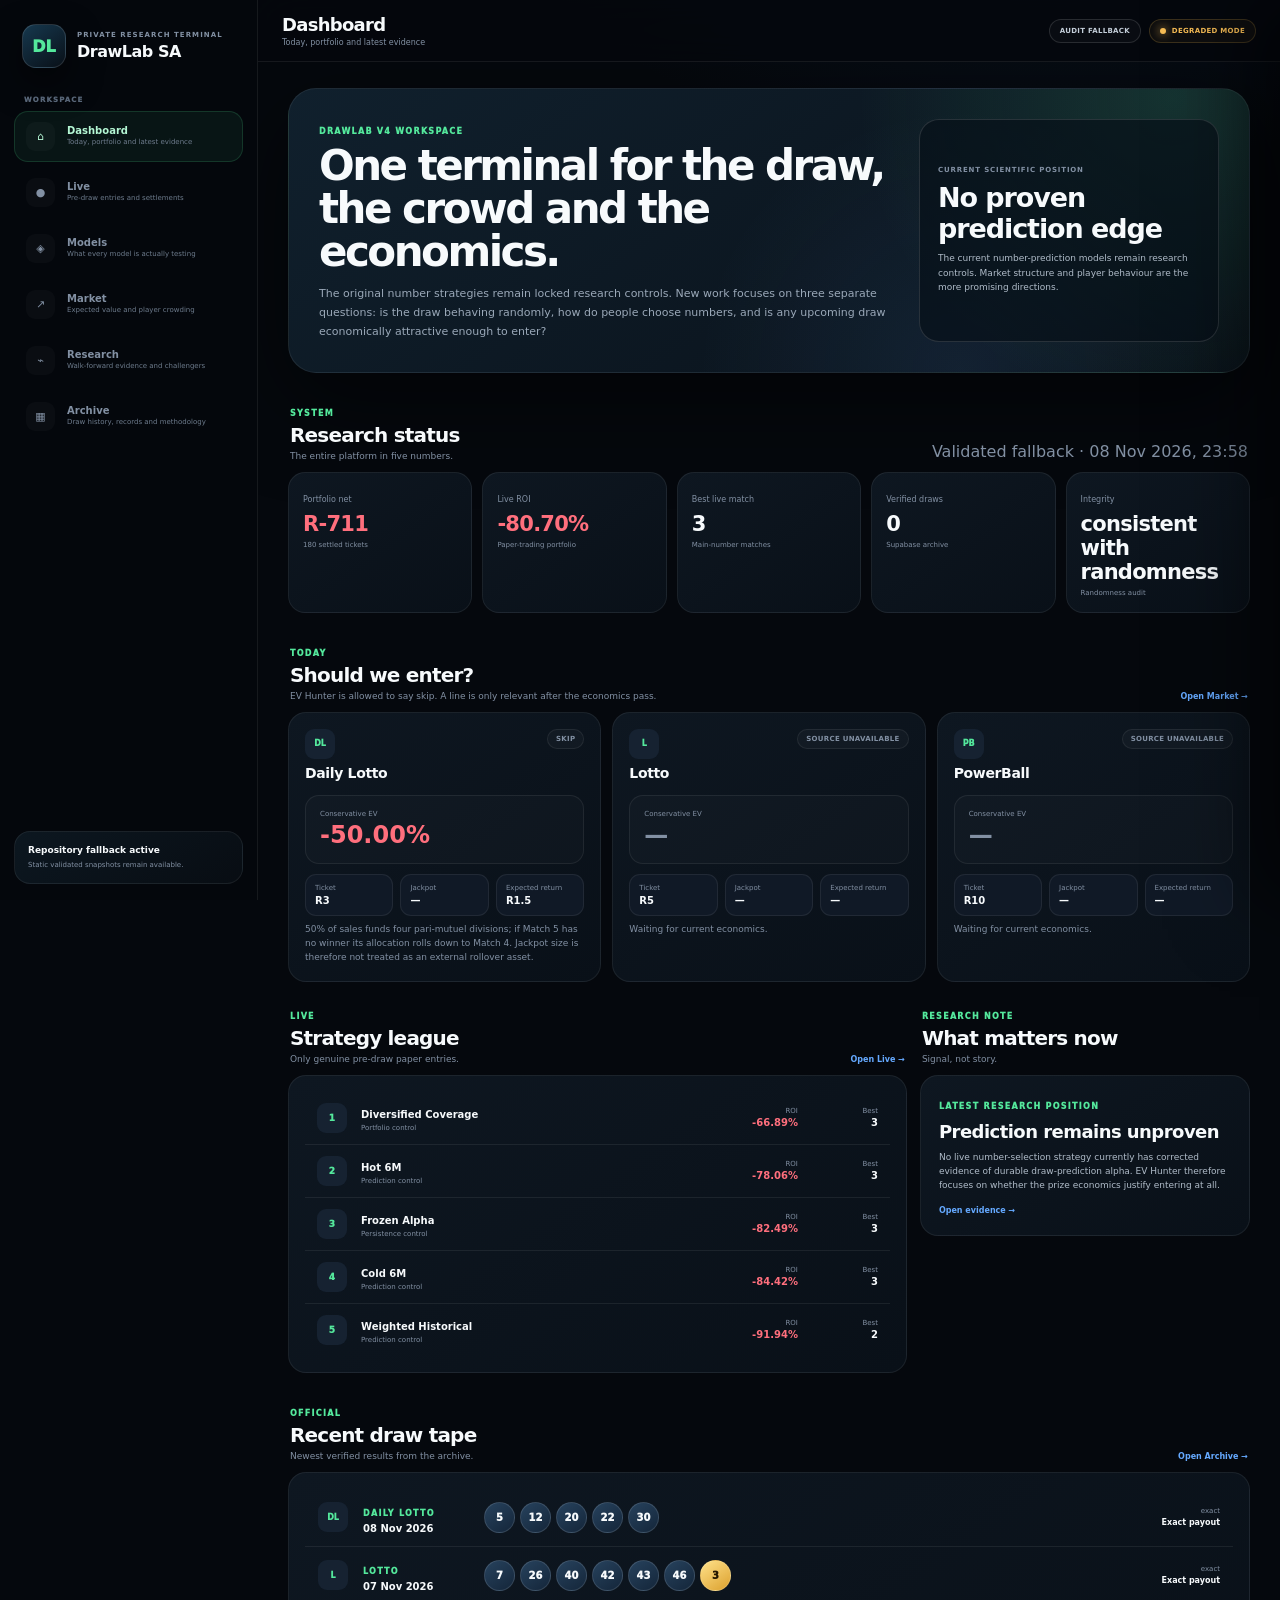
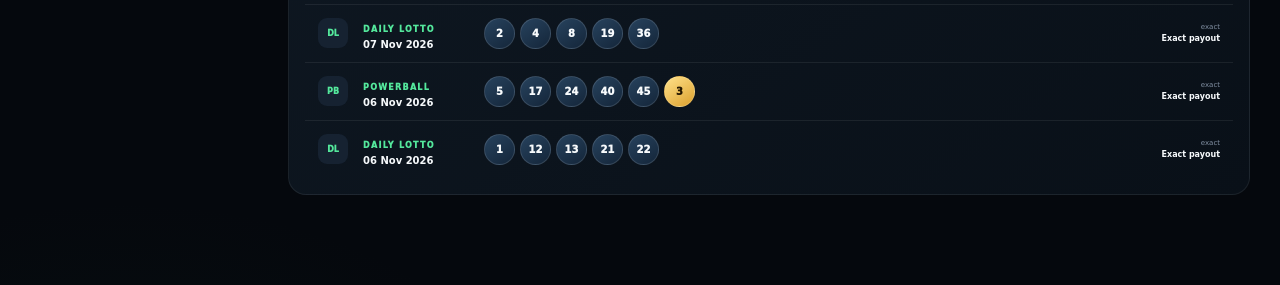
<file: drawlab-sa/index.html>
<!doctype html>
<html lang="en">
<head>
  <meta charset="utf-8">
  <meta name="viewport" content="width=device-width,initial-scale=1,viewport-fit=cover">
  <meta name="theme-color" content="#05080d">
  <meta name="description" content="DrawLab SA — private lottery research platform.">
  <meta name="apple-mobile-web-app-capable" content="yes">
  <meta name="apple-mobile-web-app-status-bar-style" content="black-translucent">
  <title>DrawLab SA — Research Terminal</title>
  <link rel="manifest" href="manifest.webmanifest">
  <link rel="icon" href="v3/icon.svg" type="image/svg+xml">
  <link rel="stylesheet" href="v3/styles-v4.css">
</head>
<body>
<div class="shell">
  <aside class="rail">
    <div class="brand">
      <div class="brand-mark">DL</div>
      <div><span>PRIVATE RESEARCH TERMINAL</span><strong>DrawLab SA</strong></div>
    </div>
    <div class="nav-label">WORKSPACE</div>
    <nav class="side-nav" id="sideNav" aria-label="Primary navigation"></nav>
    <div class="rail-status" id="railStatus"><b>Loading research system…</b><span>Checking database and audit snapshots.</span></div>
  </aside>

  <div class="main">
    <header class="topbar">
      <div><h1 id="pageTitle">Dashboard</h1><p id="pageSub">Today, portfolio and latest evidence</p></div>
      <div class="top-actions"><span class="source-chip" id="sourceChip">SYNCING</span><span class="health" id="healthChip"><i></i>CHECKING</span></div>
    </header>

    <main class="content">
      <section class="view active" id="dashboard">
        <div class="page-hero">
          <div><span class="eyebrow">DrawLab v4 workspace</span><h2>One terminal for the draw, the crowd and the economics.</h2><p>The original number strategies remain locked research controls. New work focuses on three separate questions: is the draw behaving randomly, how do people choose numbers, and is any upcoming draw economically attractive enough to enter?</p></div>
          <div class="hero-verdict"><span>CURRENT SCIENTIFIC POSITION</span><strong id="heroVerdict">Loading evidence…</strong><p id="heroCopy">Building the latest research view.</p></div>
        </div>

        <div class="section-head"><div><span class="eyebrow">SYSTEM</span><h2>Research status</h2><p>The entire platform in five numbers.</p></div><span id="updated" class="muted"></span></div>
        <div class="metrics" id="dashboardMetrics"></div>

        <div class="section-head"><div><span class="eyebrow">TODAY</span><h2>Should we enter?</h2><p>EV Hunter is allowed to say skip. A line is only relevant after the economics pass.</p></div><button class="text-btn" data-goto="market">Open Market →</button></div>
        <div class="grid-3" id="todayDecisions"></div>

        <div class="grid-2">
          <section>
            <div class="section-head compact"><div><span class="eyebrow">LIVE</span><h2>Strategy league</h2><p>Only genuine pre-draw paper entries.</p></div><button class="text-btn" data-goto="live">Open Live →</button></div>
            <div class="panel" id="dashboardLeague"></div>
          </section>
          <aside>
            <div class="section-head compact"><div><span class="eyebrow">RESEARCH NOTE</span><h2>What matters now</h2><p>Signal, not story.</p></div></div>
            <div class="panel insight" id="dashboardInsight"></div>
          </aside>
        </div>

        <div class="section-head"><div><span class="eyebrow">OFFICIAL</span><h2>Recent draw tape</h2><p>Newest verified results from the archive.</p></div><button class="text-btn" data-goto="archive">Open Archive →</button></div>
        <div class="panel" id="dashboardResults"></div>
      </section>

      <section class="view" id="live">
        <div class="page-hero">
          <div><span class="eyebrow">Forward-only ledger</span><h2>What DrawLab actually entered.</h2><p>No historical simulation appears here. These tickets were created before draw close, locked, then settled against official results.</p></div>
          <div class="hero-verdict"><span>PENDING NOW</span><strong id="pendingCount">0</strong><p>Open live research tickets awaiting settlement.</p></div>
        </div>

        <div class="section-head"><div><span class="eyebrow">OPEN</span><h2>Current entries</h2><p>Numbers, cost, strategy and draw date.</p></div></div>
        <div class="panel" id="pendingList"></div>

        <div class="section-head"><div><span class="eyebrow">CONTROL</span><h2>Frozen Alpha</h2><p>The permanent “never change the numbers” experiment.</p></div></div>
        <div class="cards-3" id="frozenGrid"></div>

        <div class="section-head"><div><span class="eyebrow">PERFORMANCE</span><h2>Live league ledger</h2><p>Paper spend, exact settlements and cumulative ROI.</p></div></div>
        <div class="panel table"><div id="liveLeague"></div></div>
      </section>

      <section class="view" id="models">
        <div class="page-hero">
          <div><span class="eyebrow">Model registry</span><h2>Know what every model is actually trying to do.</h2><p>Prediction, portfolio construction, player behaviour and expected value are different problems. DrawLab keeps them separate so a good result in one layer never gets misrepresented as evidence in another.</p></div>
          <div class="hero-verdict"><span>GOVERNANCE</span><strong>Versioned & immutable</strong><p>A formula change creates a new version. Old predictions and results are never rewritten.</p></div>
        </div>

        <div class="section-head"><div><span class="eyebrow">LIVE CONTROLS</span><h2>The original five</h2><p>Long-running evidence, not promises.</p></div></div>
        <div class="cards-2" id="liveModelGrid"></div>

        <div class="section-head"><div><span class="eyebrow">CHALLENGERS</span><h2>Models trying to earn promotion</h2><p>Selected on earlier data, judged on untouched data, then frozen prospectively.</p></div></div>
        <div class="cards-3" id="challengerGrid"></div>

        <div class="section-head"><div><span class="eyebrow">ARCHITECTURE</span><h2>Four model roles</h2><p>The clean separation that keeps DrawLab scientifically useful.</p></div></div>
        <div class="panel methods" id="modelArchitecture"></div>
      </section>

      <section class="view" id="market">
        <div class="page-hero">
          <div><span class="eyebrow">Market / expected value</span><h2>The main question is no longer “what numbers?”</h2><p>First ask whether the draw is worth entering at all. Only then use player-choice research to reduce expected prize sharing. Equal-probability lines remain equal-probability lines.</p></div>
          <div class="hero-verdict"><span>ENTRY RULE</span><strong>Economics first</strong><p>A low-sharing combination can improve value conditional on winning, but it cannot rescue a negative-EV draw.</p></div>
        </div>

        <div class="section-head"><div><span class="eyebrow">EV HUNTER v2</span><h2>Current market screen</h2><p>Structural prize mechanics, demand and collision risk.</p></div></div>
        <div class="cards-3" id="marketCards"></div>

        <div class="section-head"><div><span class="eyebrow">PLAYER BEHAVIOUR</span><h2>Crowd Model v1</h2><p>Empirical South African winner-count research, not “lucky number” folklore.</p></div></div>
        <div class="cards-3" id="crowdGrid"></div>

        <div class="grid-2">
          <section><div class="section-head compact"><div><span class="eyebrow">PROSPECTIVE</span><h2>EV shadow portfolio</h2><p>Only qualifying draws generate entries.</p></div></div><div class="panel" id="marketShadow"></div></section>
          <aside><div class="section-head compact"><div><span class="eyebrow">METHOD</span><h2>How the gate works</h2><p>Why “skip” is often the correct answer.</p></div></div><div class="panel" id="evMethod"></div></aside>
        </div>
      </section>

      <section class="view" id="research">
        <div class="page-hero">
          <div><span class="eyebrow">Evidence lab</span><h2>Try hard to disprove ourselves.</h2><p>Walk-forward simulation, multiple-testing correction, rule-era boundaries and prospectively frozen challengers matter more than finding an attractive backtest.</p></div>
          <div class="hero-verdict"><span>NULL HYPOTHESIS</span><strong>Random & independent</strong><p>Historical structure only earns attention if it survives out-of-sample testing and correction.</p></div>
        </div>

        <div class="section-head"><div><span class="eyebrow">DRAW INTEGRITY</span><h2>Does the archive look random?</h2><p>Frequency, pairs and serial-overlap diagnostics with multiple-testing correction.</p></div></div>
        <div class="cards-3" id="integrityGrid"></div>

        <div class="section-head"><div><span class="eyebrow">RETROSPECTIVE</span><h2>If DrawLab existed a year earlier</h2><p>Strict walk-forward replay: generate first, reveal the real draw afterward.</p></div><select id="retroGame"></select></div>
        <div class="panel table"><div id="retroTable"></div><div class="notice"><b>Financial note:</b> match behaviour is the stronger research measure where old payout tables remain incomplete. Historical ROI stays secondary until exact payout enrichment is complete.</div></div>

        <div class="section-head"><div><span class="eyebrow">PERSISTENCE</span><h2>1 · 2 · 4 · 8 · 20 · Never</h2><p>Does refreshing a deterministic line help, or does holding it perform similarly?</p></div><select id="holdGame"></select></div>
        <div class="panel" id="holdMatrix"></div>

        <div class="section-head"><div><span class="eyebrow">QUEUE</span><h2>Experiment queue</h2><p>Ideas stay separate from production until evidence earns a decision.</p></div></div>
        <div class="panel" id="experimentQueue"></div>
      </section>

      <section class="view" id="archive">
        <div class="page-hero">
          <div><span class="eyebrow">Archive / records</span><h2>The factual memory of DrawLab.</h2><p>Verified draw history, rule eras, the Hall of Records and methodology live together here. This is the audit trail behind every chart and conclusion elsewhere in the site.</p></div>
          <div class="hero-verdict"><span>DATA POLICY</span><strong>Withhold bad data</strong><p>Questionable or incompatible rows are excluded rather than silently “fixed” to make a model work.</p></div>
        </div>

        <div class="section-head"><div><span class="eyebrow">DATABASE</span><h2>Validated coverage</h2><p>Total archive and current model-eligible scope.</p></div></div>
        <div class="cards-3" id="historyGrid"></div>

        <div class="archive-grid">
          <section>
            <div class="section-head compact"><div><span class="eyebrow">DRAW TAPE</span><h2>Latest official results</h2><p>Newest verified records.</p></div></div>
            <div class="panel" id="archiveResults"></div>
          </section>
          <aside class="stack">
            <div><div class="section-head compact"><div><span class="eyebrow">HALL OF RECORDS</span><h2>Top live tickets</h2><p>Simulation results excluded.</p></div></div><div class="panel" id="records"></div></div>
          </aside>
        </div>

        <div class="grid-2">
          <section><div class="section-head"><div><span class="eyebrow">RULE ERAS</span><h2>Never mix incompatible lotteries</h2><p>Rule changes are explicit model boundaries.</p></div></div><div class="panel methods" id="ruleEras"></div></section>
          <aside><div class="section-head"><div><span class="eyebrow">METHODOLOGY</span><h2>Research constitution</h2><p>The rules DrawLab applies to itself.</p></div></div><div class="panel methods" id="methodology"></div></aside>
        </div>
      </section>
    </main>
  </div>
</div>

<nav class="mobile-nav" id="mobileNav" aria-label="Mobile navigation"></nav>
<div class="drawer-backdrop" id="drawerBackdrop"></div>
<aside class="drawer" id="drawer" aria-hidden="true"><button class="drawer-close" id="drawerClose" aria-label="Close">×</button><div id="drawerBody"></div></aside>

<script src="v3/app-v4.js" defer></script>
</body>
</html>
</file>
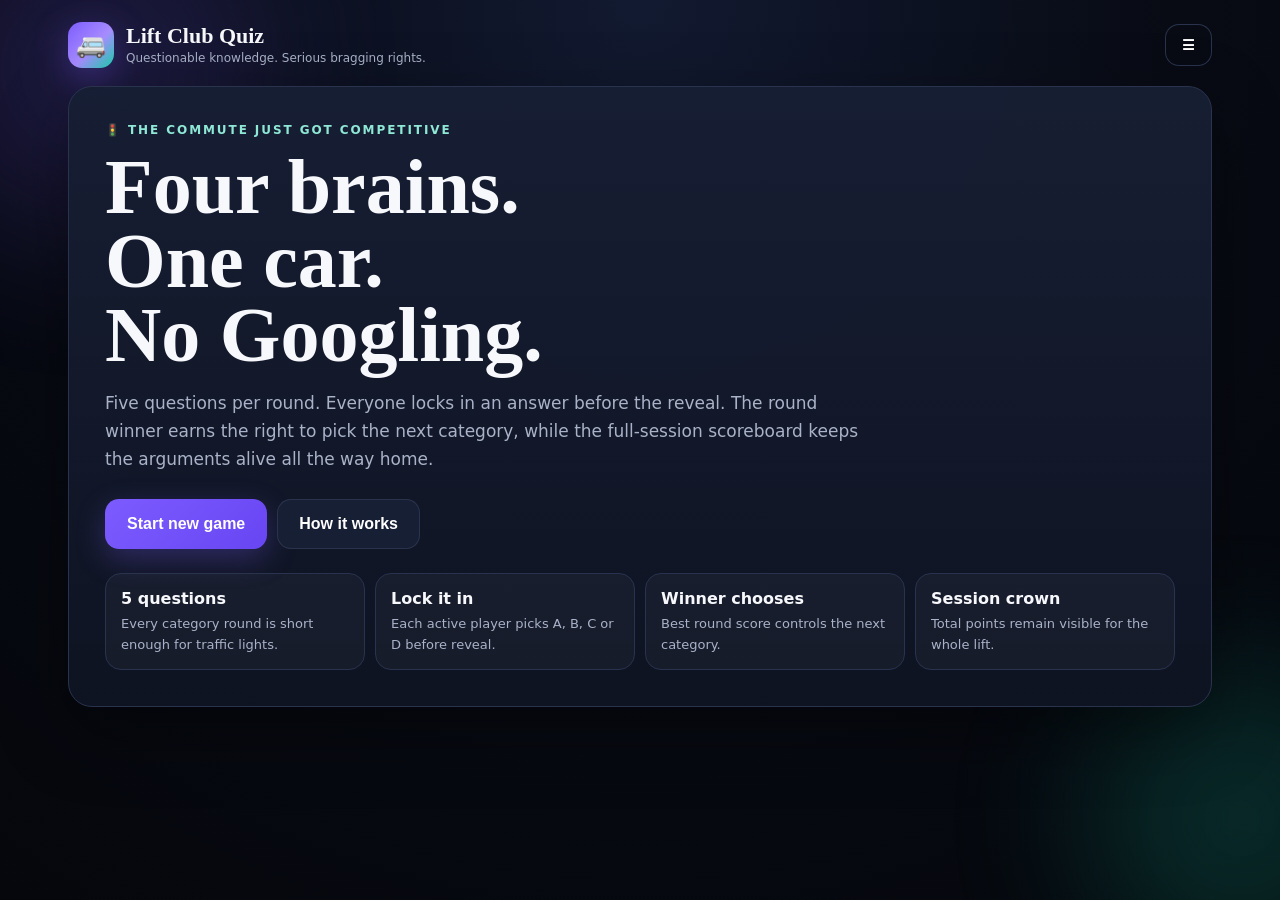
<file: lift-club-quiz/index.html>
<!doctype html>
<html lang="en">
<head>
  <meta charset="utf-8" />
  <meta name="viewport" content="width=device-width, initial-scale=1, viewport-fit=cover" />
  <meta name="theme-color" content="#0b1020" />
  <title>Lift Club Quiz</title>
  <style>
:root{
  --bg:#080b14; --panel:#111729; --panel2:#171f34; --line:#29334d; --text:#f7f8fb;
  --muted:#a9b2c8; --accent:#7c5cff; --accent2:#19d3ae; --gold:#ffcf5a; --red:#ff6b7a;
  --green:#37d67a; --shadow:0 24px 70px rgba(0,0,0,.38); --radius:24px;
}
*{box-sizing:border-box} html,body{margin:0;min-height:100%;background:radial-gradient(circle at top,#121a31 0,#080b14 48%,#05070c 100%);color:var(--text);font-family:Inter,system-ui,sans-serif}
body{min-height:100vh;overflow-x:hidden}.ambient{position:fixed;border-radius:999px;filter:blur(80px);opacity:.18;pointer-events:none}.ambient-a{width:340px;height:340px;background:#7c5cff;top:-100px;left:-80px}.ambient-b{width:300px;height:300px;background:#19d3ae;right:-110px;bottom:-70px}.app-shell{position:relative;z-index:1;width:min(1180px,100%);margin:auto;padding:22px 18px 50px}.topbar{display:flex;justify-content:space-between;gap:16px;align-items:center;margin-bottom:18px}.brand{display:flex;align-items:center;gap:12px}.logo{width:46px;height:46px;border-radius:14px;background:linear-gradient(135deg,var(--accent),#a78cff 55%,var(--accent2));display:grid;place-items:center;font-size:24px;box-shadow:0 10px 35px rgba(124,92,255,.35)}.brand h1{font:800 22px/1 Space Grotesk;margin:0}.brand small{display:block;color:var(--muted);font-size:12px;margin-top:4px}.btn{border:0;border-radius:14px;padding:13px 17px;font-weight:800;font-size:14px;color:white;background:var(--panel2);cursor:pointer;transition:.18s transform,.18s background,.18s opacity;box-shadow:inset 0 0 0 1px var(--line)}.btn:hover{transform:translateY(-1px)}.btn:active{transform:translateY(1px)}.btn.primary{background:linear-gradient(135deg,var(--accent),#6746f3);box-shadow:0 10px 30px rgba(124,92,255,.28)}.btn.good{background:linear-gradient(135deg,#17b890,#0b9271)}.btn.danger{background:#321821;color:#ffabb3}.btn.ghost{background:transparent}.btn.big{padding:16px 22px;font-size:16px}.btn:disabled{opacity:.38;cursor:not-allowed;transform:none}.card{background:linear-gradient(180deg,rgba(23,31,52,.97),rgba(15,20,35,.97));border:1px solid var(--line);border-radius:var(--radius);box-shadow:var(--shadow)}.hero{padding:36px;overflow:hidden;position:relative}.eyebrow{text-transform:uppercase;letter-spacing:.16em;font-size:12px;color:#8fe8d6;font-weight:900}.hero h2{font:900 clamp(36px,7vw,78px)/.95 Space Grotesk;margin:13px 0 16px;max-width:820px}.hero p{color:var(--muted);font-size:17px;line-height:1.65;max-width:760px}.hero-actions{display:flex;flex-wrap:wrap;gap:10px;margin-top:26px}.rules{margin-top:24px;display:grid;grid-template-columns:repeat(4,1fr);gap:10px}.rule{padding:15px;background:rgba(255,255,255,.035);border:1px solid var(--line);border-radius:16px}.rule b{display:block;margin-bottom:5px}.rule span{color:var(--muted);font-size:13px;line-height:1.4}.section-title{font:800 24px Space Grotesk;margin:0 0 5px}.section-sub{color:var(--muted);margin:0 0 20px;line-height:1.5}.player-grid{display:grid;grid-template-columns:repeat(4,1fr);gap:12px}.player-pick{padding:18px;border-radius:18px;background:#131a2e;border:2px solid transparent;cursor:pointer;transition:.2s}.player-pick.active{border-color:var(--accent2);background:#102d2c}.player-pick .avatar{font-size:30px}.player-pick strong{display:block;font-size:17px;margin-top:9px}.player-pick small{color:var(--muted)}.setup{padding:28px}.setup-footer{display:flex;justify-content:space-between;align-items:center;gap:12px;margin-top:22px}.pill{display:inline-flex;align-items:center;gap:7px;padding:7px 10px;border:1px solid var(--line);background:#101626;border-radius:999px;color:var(--muted);font-size:12px;font-weight:800}.score-strip{display:grid;grid-template-columns:repeat(4,minmax(0,1fr));gap:10px;margin-bottom:16px}.score-card{padding:14px 15px;border-radius:17px;background:#11172a;border:1px solid var(--line);min-width:0}.score-card.leading{border-color:#8068ee;background:linear-gradient(180deg,#1b1740,#11172a)}.score-card .name{font-weight:900;white-space:nowrap;overflow:hidden;text-overflow:ellipsis}.score-card .nums{display:flex;align-items:baseline;gap:8px;margin-top:7px}.score-card .total{font:900 26px Space Grotesk}.score-card .round{font-size:12px;color:var(--muted)}.game-layout{display:grid;grid-template-columns:minmax(0,1fr) 310px;gap:16px}.question-card{padding:26px}.q-head{display:flex;justify-content:space-between;gap:12px;align-items:flex-start}.category-chip{display:inline-flex;gap:8px;align-items:center;background:#11182b;border:1px solid var(--line);border-radius:999px;padding:8px 11px;font-weight:900;font-size:12px}.q-count{color:var(--muted);font-weight:800;font-size:13px}.question{font:800 clamp(24px,3.5vw,40px)/1.15 Space Grotesk;margin:25px 0 22px}.answers{display:grid;grid-template-columns:1fr 1fr;gap:11px}.answer{min-height:88px;text-align:left;padding:16px 17px;background:#12192d;border:2px solid #29334d;border-radius:17px;color:white;font-size:15px;font-weight:750;cursor:pointer;display:flex;gap:12px;align-items:center}.answer .letter{width:34px;height:34px;flex:0 0 34px;border-radius:10px;background:#222c49;display:grid;place-items:center;font-weight:900}.answer.correct{border-color:var(--green);background:#123126}.answer.wrong{border-color:#70404a;background:#2d1820}.answer.dim{opacity:.55}.reveal-box{margin-top:18px;padding:18px;border-radius:17px;background:linear-gradient(135deg,#142d29,#151c31);border:1px solid #2f705f}.reveal-box h4{margin:0 0 7px;font-size:17px}.reveal-box p{margin:0;color:#c6d0df;line-height:1.55}.side{padding:18px;height:max-content;position:sticky;top:16px}.side h3{margin:0 0 5px;font:800 18px Space Grotesk}.side .hint{margin:0 0 14px;color:var(--muted);font-size:12px;line-height:1.45}.player-answer{padding:12px;border:1px solid var(--line);border-radius:15px;margin-bottom:9px;background:#0f1526}.pa-head{display:flex;justify-content:space-between;align-items:center;gap:8px;margin-bottom:9px}.pa-head strong{font-size:14px}.locked{font-size:11px;color:#7ff0d8;font-weight:900}.choice-row{display:grid;grid-template-columns:repeat(4,1fr);gap:6px}.choice{height:34px;border:1px solid #39425a;background:#171f34;border-radius:10px;color:#dfe5f2;font-weight:900;cursor:pointer}.choice.selected{background:var(--accent);border-color:#a99aff;color:#fff}.choice:disabled{cursor:default}.side-actions{display:grid;gap:8px;margin-top:13px}.category-grid{display:grid;grid-template-columns:repeat(4,1fr);gap:12px}.cat{min-height:150px;padding:18px;border-radius:19px;background:#12192c;border:1px solid var(--line);cursor:pointer;text-align:left;color:white;transition:.18s transform,.18s border-color}.cat:hover{transform:translateY(-2px);border-color:#6558a7}.cat .emoji{font-size:28px}.cat strong{display:block;font:800 17px Space Grotesk;margin:12px 0 6px}.cat small{color:var(--muted);line-height:1.4}.cat .remaining{display:block;margin-top:12px;color:#87e7d5;font-weight:900;font-size:11px}.cat.exhausted{opacity:.35;cursor:not-allowed}.round-summary{padding:30px}.podium{display:grid;grid-template-columns:repeat(auto-fit,minmax(150px,1fr));gap:11px;margin:20px 0}.pod{padding:18px;background:#12192c;border:1px solid var(--line);border-radius:18px;text-align:center}.pod.winner{border-color:var(--gold);background:#2b2616}.pod .medal{font-size:30px}.pod strong{display:block;margin:6px 0}.pod .pts{font:900 28px Space Grotesk}.statline{display:flex;justify-content:space-between;gap:12px;padding:12px 0;border-bottom:1px solid #273049;color:var(--muted)}.statline b{color:white}.footer-actions{display:flex;flex-wrap:wrap;gap:10px;justify-content:flex-end;margin-top:22px}.modal-wrap{position:fixed;z-index:20;inset:0;background:rgba(3,5,10,.76);backdrop-filter:blur(8px);display:grid;place-items:center;padding:18px}.modal{width:min(620px,100%);padding:24px}.modal h3{font:800 24px Space Grotesk;margin:0 0 8px}.modal p{color:var(--muted);line-height:1.55}.history{max-height:52vh;overflow:auto}.history-row{display:grid;grid-template-columns:1fr auto;gap:10px;padding:11px 0;border-bottom:1px solid var(--line)}.history-row small{color:var(--muted)}.toast{position:fixed;left:50%;bottom:26px;z-index:30;transform:translate(-50%,30px);opacity:0;background:#f7f8fb;color:#10131b;padding:11px 15px;border-radius:999px;font-weight:900;transition:.25s;pointer-events:none}.toast.show{opacity:1;transform:translate(-50%,0)}
@media(max-width:900px){.game-layout{grid-template-columns:1fr}.side{position:static}.category-grid{grid-template-columns:repeat(2,1fr)}.rules{grid-template-columns:repeat(2,1fr)}}
@media(max-width:620px){.app-shell{padding:14px 12px 36px}.hero,.setup,.question-card,.round-summary{padding:20px}.hero h2{font-size:46px}.player-grid{grid-template-columns:1fr 1fr}.score-strip{grid-template-columns:1fr 1fr}.answers{grid-template-columns:1fr}.answer{min-height:68px}.category-grid{grid-template-columns:1fr 1fr}.cat{min-height:132px;padding:15px}.topbar .pill{display:none}.rules{grid-template-columns:1fr}.setup-footer{align-items:stretch;flex-direction:column}.setup-footer .btn{width:100%}}

  </style>
</head>
<body>
  <div class="ambient ambient-a"></div><div class="ambient ambient-b"></div>
  <main id="app" class="app-shell"></main>
  <div id="toast" class="toast" aria-live="polite"></div>
  <script>
const PLAYERS = [
  {id:'rapha', name:'Rapha', emoji:'🧠'},
  {id:'minette', name:'Minette', emoji:'🌊'},
  {id:'xander', name:'Xander', emoji:'⚡'},
  {id:'morne', name:'Morne', emoji:'😎'}
];

const CATEGORIES = {
  weird:{name:'Weird World',emoji:'🦆',desc:'Absurd, surprising and strangely true.'},
  science:{name:'Science & Space',emoji:'🚀',desc:'Planets, physics, chemistry and cosmic oddities.'},
  animals:{name:'Animal Kingdom',emoji:'🦈',desc:'Creatures doing ridiculous creature things.'},
  food:{name:'Food & Drink',emoji:'🍕',desc:'Tasty trivia and questionable culinary facts.'},
  movies:{name:'Movies & TV',emoji:'🎬',desc:'Big screens, small screens and famous scenes.'},
  music:{name:'Music',emoji:'🎵',desc:'Hits, bands, instruments and pop-culture earworms.'},
  sa:{name:'South Africa',emoji:'🇿🇦',desc:'Local places, people, wildlife and culture.'},
  geography:{name:'Geography',emoji:'🌍',desc:'Countries, cities, oceans and map traps.'},
  history:{name:'History-ish',emoji:'🏺',desc:'The interesting bits, not a school exam.'},
  tech:{name:'Tech & Internet',emoji:'💾',desc:'Computers, memes, gadgets and digital lore.'},
  body:{name:'Human Body',emoji:'🫀',desc:'You live in one. How much do you know about it?'},
  games:{name:'Games & Sport',emoji:'🎮',desc:'Gaming, sport, board games and competition.'},
  transport:{name:'Cars & Transport',emoji:'🚗',desc:'Things with wheels, wings, rails and engines.'},
  language:{name:'Words & Language',emoji:'🗣️',desc:'Odd words, meanings and linguistic tricks.'},
  nature:{name:'Nature Gone Wild',emoji:'🌋',desc:'Weather, oceans, plants and planet Earth.'},
  nineties:{name:'90s & 2000s',emoji:'📼',desc:'Nostalgia fuel from dial-up to flip phones.'}
};

const Q = (id,c,q,o,a,f) => ({id,c,q,o,a,f});
const QUESTIONS = [
Q('w1','weird','Which animal has fingerprints so similar to humans that they can confuse investigators?',['Koala','Panda','Sloth','Otter'],0,'Koala fingerprints have loops and whorls remarkably similar to ours.'),
Q('w2','weird','What was once used as currency in parts of the world?',['Pine cones','Tea bricks','Chicken feathers','Soap bubbles'],1,'Compressed tea bricks were traded as money in parts of Asia for centuries.'),
Q('w3','weird','Which object was famously taken to the Moon by Apollo 14 astronaut Alan Shepard?',['A frisbee','A golf club','A yo-yo','A harmonica'],1,'Shepard hit golf balls on the Moon using a modified six-iron head.'),
Q('w4','weird','A group of flamingos is commonly called what?',['A flamboyance','A sparkle','A parade','A blush'],0,'“A flamboyance of flamingos” is one of the better collective nouns.'),
Q('w5','weird','Which country has an official “National Day of the Potato”?',['Peru','Ireland','Canada','Belgium'],0,'Peru, where potatoes were domesticated, celebrates the crop with National Potato Day.'),
Q('w6','weird','What unusual thing can wombats do?',['Glow blue in daylight','Poop cubes','Sleep standing up','Whistle through their noses'],1,'Wombat intestines shape their droppings into cubes.'),
Q('w7','weird','Which of these is a real competitive event?',['Extreme ironing','Underwater chess boxing','Speed napping','Reverse marathon'],0,'Extreme ironing combines outdoor stunts with ironing clothes.'),
Q('w8','weird','What colour is a polar bear’s skin beneath its fur?',['White','Pink','Black','Blue-grey'],2,'Polar bears have black skin under translucent-looking fur.'),
Q('w9','weird','Which food can remain edible for an extremely long time when properly sealed?',['Bread','Honey','Cheddar','Bananas'],1,'Honey’s low moisture and acidity make it unusually resistant to spoilage.'),
Q('w10','weird','Which creature has three hearts?',['Octopus','Penguin','Cobra','Dolphin'],0,'Octopuses have two branchial hearts and one systemic heart.'),

Q('s1','science','Which planet has the shortest day in our solar system?',['Mercury','Earth','Jupiter','Neptune'],2,'Jupiter rotates once in roughly 10 hours.'),
Q('s2','science','What is the most abundant gas in Earth’s atmosphere?',['Oxygen','Nitrogen','Carbon dioxide','Argon'],1,'Nitrogen makes up about 78% of the atmosphere.'),
Q('s3','science','If you could stand on Venus, which would be more immediately obvious?',['Freezing cold','Crushing pressure and extreme heat','Low gravity','Constant snow'],1,'Venus has a surface around 465°C and pressure about 90 times Earth’s.'),
Q('s4','science','What is the name for a particle of light?',['Photon','Proton','Neutrino','Quark'],0,'A photon is the quantum of electromagnetic radiation.'),
Q('s5','science','Which element has the chemical symbol W?',['Tungsten','Tin','Titanium','Tantalum'],0,'W comes from tungsten’s older name, wolfram.'),
Q('s6','science','What is absolute zero closest to in Celsius?',['-100°C','-173°C','-273°C','-373°C'],2,'Absolute zero is -273.15°C.'),
Q('s7','science','Which planet would float in water if you had an ocean big enough?',['Mars','Saturn','Venus','Uranus'],1,'Saturn’s average density is lower than water.'),
Q('s8','science','What causes the northern and southern lights?',['Moonlight refracting through ice','Charged solar particles interacting with the atmosphere','Volcanic dust','Ocean magnetism'],1,'Auroras occur when charged particles excite gases in the upper atmosphere.'),
Q('s9','science','Which travels fastest in a vacuum?',['Sound','Light','A shock wave','Electric current in copper'],1,'Light travels at about 299,792 km/s in a vacuum.'),
Q('s10','science','What is the hardest natural material?',['Quartz','Diamond','Granite','Obsidian'],1,'Diamond ranks highest on the Mohs hardness scale.'),

Q('a1','animals','Which mammal is capable of true powered flight?',['Flying squirrel','Sugar glider','Bat','Colugo'],2,'Bats fly using powered wingbeats; the others glide.'),
Q('a2','animals','Which animal has the longest gestation period?',['Blue whale','African elephant','Giraffe','Rhinoceros'],1,'African elephant pregnancies last roughly 22 months.'),
Q('a3','animals','What is a baby echidna called?',['Puggle','Kit','Calf','Niblet'],0,'Baby echidnas are called puggles.'),
Q('a4','animals','Which bird can fly backwards?',['Kingfisher','Hummingbird','Swift','Albatross'],1,'Hummingbirds can sustain backward flight by rotating their wings.'),
Q('a5','animals','Which animal’s tongue can be longer than its body?',['Chameleon','Meerkat','Hedgehog','Otter'],0,'Some chameleons project tongues longer than their body length.'),
Q('a6','animals','Which sea creature tastes using its feet?',['Sea star','Octopus','Crab','Sea turtle'],0,'Sea stars have chemoreceptors in their tube feet.'),
Q('a7','animals','What is the largest living species of lizard?',['Iguana','Gila monster','Komodo dragon','Monitor gecko'],2,'Komodo dragons can exceed 3 metres in length.'),
Q('a8','animals','Which animal is famous for sleeping around 20 hours per day?',['Lion','Horse','Baboon','Goat'],0,'Lions often spend most of the day resting or sleeping.'),
Q('a9','animals','Which animal can survive being frozen for part of winter?',['Wood frog','Mongoose','Toucan','Armadillo'],0,'Wood frogs can freeze much of their body water and thaw later.'),
Q('a10','animals','Which mammal lays eggs?',['Platypus','Capybara','Pangolin','Manatee'],0,'Platypuses and echidnas are egg-laying mammals called monotremes.'),

Q('f1','food','Which nut is traditionally used to make marzipan?',['Almond','Cashew','Hazelnut','Pecan'],0,'Classic marzipan is mainly ground almonds and sugar.'),
Q('f2','food','What gives tonic water its characteristic bitterness?',['Juniper','Quinine','Ginger','Angostura'],1,'Quinine is responsible for tonic water’s bitter taste.'),
Q('f3','food','Which country is most associated with the origin of sushi as we know it today?',['China','Japan','Thailand','South Korea'],1,'Modern sushi developed in Japan from earlier fish-preservation traditions.'),
Q('f4','food','What is the main ingredient in hummus?',['Lentils','Chickpeas','White beans','Peas'],1,'Hummus is made primarily from chickpeas, usually with tahini, lemon and garlic.'),
Q('f5','food','Which spice comes from the dried stigma of a flower?',['Paprika','Saffron','Cumin','Nutmeg'],1,'Saffron is harvested from Crocus sativus flower stigmas.'),
Q('f6','food','What type of food is halloumi?',['Bread','Cheese','Sausage','Pickle'],1,'Halloumi is a firm brined cheese known for holding its shape when grilled.'),
Q('f7','food','Which fruit is used to make traditional guacamole?',['Avocado','Tomatillo','Lime','Plantain'],0,'Avocado is the base of guacamole.'),
Q('f8','food','What does “al dente” literally describe?',['Very spicy','Cooked firm to the bite','Served cold','Cooked in wine'],1,'Al dente pasta is cooked so it remains slightly firm when bitten.'),
Q('f9','food','Which of these is botanically a berry?',['Strawberry','Raspberry','Banana','Cherry'],2,'Bananas are botanical berries; strawberries and raspberries are aggregate fruits.'),
Q('f10','food','What is miso primarily made from?',['Fermented soybeans','Pickled rice only','Dried fish','Seaweed'],0,'Miso is a fermented paste usually based on soybeans with koji.'),

Q('m1','movies','In The Matrix, which pill does Neo take?',['Blue','Red','Green','White'],1,'Neo chooses the red pill and learns the truth about the Matrix.'),
Q('m2','movies','What is the name of the toy cowboy in Toy Story?',['Woody','Buzz','Jessie','Andy'],0,'Woody is the cowboy doll; Andy is his owner.'),
Q('m3','movies','In Friends, what is the name of Ross’s sister?',['Rachel','Phoebe','Monica','Janice'],2,'Monica Geller is Ross’s younger sister.'),
Q('m4','movies','Which movie features the quote “I see dead people”?',['The Sixth Sense','Ghost','The Others','Beetlejuice'],0,'The line is spoken by Cole in The Sixth Sense.'),
Q('m5','movies','Which fictional city is Batman most associated with?',['Metropolis','Gotham City','Star City','Central City'],1,'Batman protects Gotham City.'),
Q('m6','movies','What kind of fish is Nemo?',['Clownfish','Angelfish','Blue tang','Goldfish'],0,'Nemo is a clownfish.'),
Q('m7','movies','Which actor played Jack in Titanic?',['Brad Pitt','Leonardo DiCaprio','Matt Damon','Johnny Depp'],1,'Leonardo DiCaprio played Jack Dawson.'),
Q('m8','movies','In The Lord of the Rings, what object must be destroyed?',['A crown','A sword','The One Ring','A crystal'],2,'The quest centres on destroying the One Ring in Mount Doom.'),
Q('m9','movies','What is Wednesday Addams’s family surname?',['Munster','Addams','Grimm','Blackwood'],1,'The character belongs to the Addams family.'),
Q('m10','movies','Which TV show features a paper company called Dunder Mifflin?',['Parks and Recreation','The Office','Brooklyn Nine-Nine','30 Rock'],1,'Dunder Mifflin is the fictional paper company in The Office.'),

Q('mu1','music','How many strings does a standard violin have?',['4','5','6','8'],0,'A standard violin has four strings: G, D, A and E.'),
Q('mu2','music','Which band recorded “Bohemian Rhapsody”?',['Queen','ABBA','The Beatles','Fleetwood Mac'],0,'Queen released Bohemian Rhapsody in 1975.'),
Q('mu3','music','Which singer is nicknamed “The Boss”?',['Bruce Springsteen','Elton John','Billy Joel','Sting'],0,'Bruce Springsteen has long been known as The Boss.'),
Q('mu4','music','What family of instruments does a saxophone belong to?',['Brass','Woodwind','String','Percussion'],1,'Despite being made of brass, saxophones are woodwinds because sound comes from a reed.'),
Q('mu5','music','Which artist released the album “21”?',['Adele','Taylor Swift','Beyoncé','P!nk'],0,'Adele’s 21 became one of the best-selling albums of the 21st century.'),
Q('mu6','music','Which instrument has 88 keys on a standard modern version?',['Accordion','Piano','Organ','Harpsichord'],1,'A standard piano keyboard has 88 keys.'),
Q('mu7','music','Which group included John Lennon, Paul McCartney, George Harrison and Ringo Starr?',['The Rolling Stones','The Beatles','The Who','The Kinks'],1,'Those four are the classic Beatles lineup.'),
Q('mu8','music','What does DJ stand for?',['Digital Jockey','Disc Jockey','Dance Jukebox','Dynamic Jammer'],1,'DJ is short for disc jockey.'),
Q('mu9','music','Which South Korean group released “Dynamite” in 2020?',['EXO','BTS','BLACKPINK','Stray Kids'],1,'BTS released the English-language hit Dynamite.'),
Q('mu10','music','Which singer performed “Rolling in the Deep”?',['Adele','Duffy','Sia','Amy Winehouse'],0,'Rolling in the Deep is one of Adele’s signature songs.'),

Q('sa1','sa','Which South African city is often nicknamed the “City of Gold”?',['Cape Town','Johannesburg','Bloemfontein','Polokwane'],1,'Johannesburg grew rapidly around the Witwatersrand gold rush and is widely called the City of Gold.'),
Q('sa2','sa','Which ocean lies along Durban’s coastline?',['Atlantic','Indian','Southern','Arctic'],1,'Durban is on South Africa’s Indian Ocean coast.'),
Q('sa3','sa','What is South Africa’s national animal?',['Springbok','Lion','Kudu','Blue crane'],0,'The springbok is South Africa’s national animal.'),
Q('sa4','sa','Which city is overlooked by Table Mountain?',['Gqeberha','Cape Town','East London','George'],1,'Table Mountain forms the iconic backdrop to Cape Town.'),
Q('sa5','sa','What is rooibos?',['A type of tea-like herbal infusion','A type of maize','A cured meat','A wild berry'],0,'Rooibos is an herbal infusion from Aspalathus linearis, native to the Cederberg area.'),
Q('sa6','sa','Kruger National Park stretches across which two South African provinces?',['Limpopo and Mpumalanga','Gauteng and Free State','KwaZulu-Natal and Eastern Cape','North West and Northern Cape'],0,'Kruger National Park spans Limpopo and Mpumalanga.'),
Q('sa7','sa','Which language gave English the word “trek”?',['Afrikaans','Zulu','Portuguese','French'],0,'English borrowed “trek” from Afrikaans/Dutch roots.'),
Q('sa8','sa','Which South African city is known as the “Friendly City”?',['Gqeberha','Pretoria','Kimberley','Mbombela'],0,'Gqeberha, formerly Port Elizabeth, has long carried the nickname “The Friendly City”.'),
Q('sa9','sa','What is biltong primarily?',['Dried cured meat','Sweet bread','Fermented milk','Smoked cheese'],0,'Biltong is seasoned, cured and air-dried meat.'),
Q('sa10','sa','Which famous archaeological site near Johannesburg is known as the Cradle of Humankind?',['Sterkfontein area','Mapungubwe','Robben Island','Augrabies'],0,'The Cradle of Humankind includes Sterkfontein and other fossil-rich sites.'),

Q('g1','geography','Which country has the most natural lakes?',['Canada','Finland','Russia','United States'],0,'Canada contains more lakes than any other country.'),
Q('g2','geography','What is the capital of New Zealand?',['Auckland','Wellington','Christchurch','Hamilton'],1,'Wellington is New Zealand’s capital.'),
Q('g3','geography','Which is the largest hot desert in the world?',['Gobi','Sahara','Kalahari','Arabian'],1,'The Sahara is the world’s largest hot desert.'),
Q('g4','geography','Which river flows through Paris?',['Rhine','Danube','Seine','Thames'],2,'The Seine runs through central Paris.'),
Q('g5','geography','Which country is both in Europe and Asia?',['Portugal','Turkey','Ireland','Morocco'],1,'Turkey spans southeastern Europe and western Asia.'),
Q('g6','geography','Mount Kilimanjaro is in which country?',['Kenya','Tanzania','Uganda','Ethiopia'],1,'Kilimanjaro is in northeastern Tanzania.'),
Q('g7','geography','Which is the smallest independent country in the world?',['Monaco','Vatican City','San Marino','Liechtenstein'],1,'Vatican City is the smallest independent state by both area and population.'),
Q('g8','geography','Which sea separates Europe and Africa?',['Baltic Sea','Mediterranean Sea','Black Sea','Red Sea'],1,'The Mediterranean lies between southern Europe and northern Africa.'),
Q('g9','geography','What is the capital of Canada?',['Toronto','Vancouver','Ottawa','Montreal'],2,'Ottawa is Canada’s capital.'),
Q('g10','geography','Which continent has no permanent native human population?',['Asia','Antarctica','South America','Australia'],1,'Antarctica has researchers and support staff but no permanent native population.'),

Q('h1','history','Which ancient civilisation built Machu Picchu?',['Maya','Inca','Aztec','Olmec'],1,'Machu Picchu was built by the Inca in the 15th century.'),
Q('h2','history','The Titanic sank in which year?',['1905','1912','1918','1923'],1,'RMS Titanic sank in April 1912.'),
Q('h3','history','Which empire used roads and relay stations to move messages rapidly across much of South America?',['Roman','Inca','Ottoman','Mali'],1,'The Inca road system supported runners called chasquis.'),
Q('h4','history','Which city was buried by Mount Vesuvius in AD 79?',['Pompeii','Athens','Sparta','Carthage'],0,'Pompeii was buried by volcanic ash and pumice from Vesuvius.'),
Q('h5','history','Who was the first person to step on the Moon?',['Buzz Aldrin','Neil Armstrong','Yuri Gagarin','Michael Collins'],1,'Neil Armstrong stepped onto the Moon on 20 July 1969 UTC.'),
Q('h6','history','What material gave the Bronze Age its name?',['Iron and carbon','Copper and tin alloy','Silver and gold alloy','Stone and clay'],1,'Bronze is primarily an alloy of copper and tin.'),
Q('h7','history','The Rosetta Stone helped scholars decipher which writing system?',['Cuneiform','Egyptian hieroglyphs','Runes','Linear B'],1,'Its parallel inscriptions were crucial to deciphering Egyptian hieroglyphs.'),
Q('h8','history','Which ancient city is associated with the Hanging Gardens, one of the traditional Seven Wonders?',['Babylon','Rome','Alexandria','Troy'],0,'The Hanging Gardens were traditionally attributed to Babylon, though their existence is debated.'),
Q('h9','history','Which pandemic devastated Europe in the 14th century?',['Spanish flu','Black Death','Smallpox of Athens','Cholera'],1,'The Black Death caused enormous mortality across Europe and beyond in the 1300s.'),
Q('h10','history','Which writing material was made from a Nile-region plant in ancient Egypt?',['Papyrus','Parchment','Bamboo','Vellum'],0,'Papyrus sheets were made from the pith of the papyrus plant.'),

Q('t1','tech','What does “HTTP” stand for?',['HyperText Transfer Protocol','High Transfer Text Process','Hosted Terminal Transport Program','Hyperlink Text Transfer Package'],0,'HTTP is HyperText Transfer Protocol.'),
Q('t2','tech','Which company created the Android operating system before it was acquired by Google?',['Android Inc.','Nokia','Sun Microsystems','Palm'],0,'Android Inc. was founded in 2003 and acquired by Google in 2005.'),
Q('t3','tech','What does RAM do most directly?',['Provides temporary working memory','Stores files permanently','Connects to Wi-Fi','Cools the processor'],0,'RAM holds data and instructions actively being used by the system.'),
Q('t4','tech','Which symbol is commonly called a “hashtag” on social media?',['@','#','&','%'],1,'The # symbol is used to create hashtags.'),
Q('t5','tech','What was the name of Microsoft’s famous default Windows XP wallpaper scene?',['Bliss','Meadow','Vista','Horizon'],0,'The green hill and blue sky photo is called Bliss.'),
Q('t6','tech','What does GPS use to calculate a receiver’s position?',['Cell towers only','Satellites','Ocean buoys','Wi-Fi routers only'],1,'GPS receivers use timing signals from multiple satellites.'),
Q('t7','tech','Which storage unit is largest?',['Kilobyte','Megabyte','Gigabyte','Terabyte'],3,'A terabyte is larger than a gigabyte, megabyte and kilobyte.'),
Q('t8','tech','What is “phishing” mainly trying to steal?',['Screen brightness','Sensitive information','Battery life','Internet bandwidth'],1,'Phishing impersonates trusted sources to trick people into revealing information or credentials.'),
Q('t9','tech','Which key combination is commonly used to copy selected text on Windows?',['Ctrl+V','Ctrl+C','Ctrl+X','Ctrl+Z'],1,'Ctrl+C copies; Ctrl+V pastes.'),
Q('t10','tech','In computing, what is a “bug”?',['A physical insect in every case','An error or flaw in software/hardware','A backup file','A login account'],1,'A bug is a defect that causes incorrect or unexpected behaviour.'),

Q('b1','body','What is the largest organ of the human body?',['Liver','Skin','Lungs','Large intestine'],1,'Skin is the body’s largest organ by surface area and mass.'),
Q('b2','body','How many chambers does a human heart have?',['2','3','4','5'],2,'The heart has two atria and two ventricles.'),
Q('b3','body','Which bone is the longest in the human body?',['Femur','Tibia','Humerus','Spine'],0,'The femur, or thigh bone, is the longest and strongest bone.'),
Q('b4','body','Where are the smallest bones in the human body?',['Hand','Foot','Middle ear','Nose'],2,'The ossicles of the middle ear are tiny bones that transmit sound.'),
Q('b5','body','What carries oxygen around the body?',['Red blood cells','Platelets','Saliva','Lymph nodes'],0,'Haemoglobin in red blood cells carries most oxygen in the blood.'),
Q('b6','body','Which part of the eye controls how much light enters?',['Iris','Retina','Lens','Cornea'],0,'The iris adjusts the pupil size to regulate incoming light.'),
Q('b7','body','How many permanent teeth does a typical adult have, including wisdom teeth?',['24','28','32','36'],2,'A full adult dentition normally has 32 teeth including wisdom teeth.'),
Q('b8','body','What is the body’s largest internal organ by mass?',['Brain','Liver','Lungs','Kidneys'],1,'The liver is the largest solid internal organ.'),
Q('b9','body','Which sense is most closely linked to the olfactory system?',['Taste','Hearing','Balance','Touch'],0,'Smell strongly contributes to how we perceive flavour.'),
Q('b10','body','Which muscle is primarily responsible for breathing?',['Biceps','Diaphragm','Trapezius','Calf muscle'],1,'The diaphragm contracts to draw air into the lungs.'),

Q('gs1','games','In chess, which piece can jump over other pieces?',['Bishop','Knight','Rook','Queen'],1,'The knight is the only standard chess piece that can jump over others.'),
Q('gs2','games','How many players are on the field for one soccer team at the start of a match?',['9','10','11','12'],2,'A team starts with 11 players including the goalkeeper.'),
Q('gs3','games','Which video-game character is a plumber from Nintendo?',['Sonic','Mario','Link','Kirby'],1,'Mario is the iconic Nintendo plumber.'),
Q('gs4','games','In tennis, what is a score of zero called?',['Nil','Love','Blank','Duck'],1,'Zero in tennis is called love.'),
Q('gs5','games','What colour is the centre bullseye on a standard dartboard?',['Red','Black','Green','Blue'],0,'The inner bullseye is red; the outer bull is green.'),
Q('gs6','games','Which sport uses a shuttlecock?',['Squash','Badminton','Table tennis','Lacrosse'],1,'Badminton is played with a shuttlecock.'),
Q('gs7','games','In Minecraft, what hostile green creature explodes near players?',['Zombie','Creeper','Slime','Enderman'],1,'The Creeper is famous for silently approaching and exploding.'),
Q('gs8','games','How many holes are played in a standard full round of golf?',['9','12','18','24'],2,'A standard full round consists of 18 holes.'),
Q('gs9','games','Which board game includes properties such as railroads and utilities?',['Risk','Monopoly','Cluedo','Scrabble'],1,'Monopoly players buy properties, railroads and utilities.'),
Q('gs10','games','What is the maximum score with one dart in standard darts?',['50','60','75','100'],1,'Triple 20 scores 60, the highest possible with one dart.'),

Q('tr1','transport','Which car component stores electrical energy to start a conventional petrol or diesel engine?',['Alternator only','12V battery','Radiator','Catalytic converter'],1,'The 12V battery supplies the starter motor and vehicle electrical systems.'),
Q('tr2','transport','What does ABS stand for in a car?',['Automatic Balance Steering','Anti-lock Braking System','Active Boost Suspension','Advanced Brake Sensor'],1,'ABS helps prevent wheels from locking under hard braking.'),
Q('tr3','transport','Which mode of transport uses a pantograph to collect power from overhead wires?',['Many electric trains','Jet aircraft','Ferries','Bicycles'],0,'Electric trains and trams can use pantographs to contact overhead lines.'),
Q('tr4','transport','What is aquaplaning?',['Driving over ice','Tyres losing road contact because of water','Engine overheating','Brakes locking on sand'],1,'Aquaplaning happens when tyres ride on a layer of water instead of the road.'),
Q('tr5','transport','Which engine layout describes cylinders arranged in two banks forming a V?',['Inline','V engine','Boxer only','Rotary'],1,'A V engine uses two angled cylinder banks.'),
Q('tr6','transport','What does “EV” stand for in cars?',['Engine Variant','Electric Vehicle','Enhanced Velocity','Eco Valve'],1,'EV commonly means Electric Vehicle.'),
Q('tr7','transport','Which part of a car removes heat from engine coolant?',['Radiator','Differential','Flywheel','Muffler'],0,'The radiator transfers heat from coolant to surrounding air.'),
Q('tr8','transport','What is the black box on an aircraft primarily designed to record?',['Only passenger names','Flight data and cockpit audio','Fuel receipts','Weather forecasts only'],1,'Aircraft recorders typically include flight-data and cockpit-voice recorders.'),
Q('tr9','transport','Which tyre pressure condition usually increases rolling resistance most?',['Underinflation','Correct pressure','A clean tyre','New valve caps'],0,'Underinflated tyres deform more and usually increase rolling resistance.'),
Q('tr10','transport','What is regenerative braking in an EV?',['Braking that recovers energy into the battery','Automatic handbrake only','Cooling the brakes with air','A petrol backup system'],0,'The motor acts as a generator during deceleration to recover energy.'),

Q('l1','language','Which word is a palindrome?',['Level','River','House','Planet'],0,'“Level” reads the same forwards and backwards.'),
Q('l2','language','What does the prefix “bio-” mean?',['Life','Water','Heat','Earth'],0,'Bio- comes from Greek bios, meaning life.'),
Q('l3','language','Which language has the most native speakers worldwide?',['English','Spanish','Mandarin Chinese','Hindi'],2,'Mandarin Chinese has the largest number of native speakers.'),
Q('l4','language','What is an oxymoron?',['Two words with opposite or contradictory ideas','A word borrowed from another language','A very long sentence','A rhyme with no meaning'],0,'Examples include “deafening silence” and “bittersweet”.'),
Q('l5','language','Which punctuation mark is an ellipsis?',['—','...',';','?!'],1,'An ellipsis is represented by three dots.'),
Q('l6','language','What does “onomatopoeia” describe?',['A word that imitates a sound','A hidden rhyme','A word with two spellings','A made-up country name'],0,'Words like buzz, hiss and bang imitate the sounds they describe.'),
Q('l7','language','Which English word is closest in meaning to “ubiquitous”?',['Rare','Everywhere','Temporary','Noisy'],1,'Ubiquitous means present, appearing or found everywhere.'),
Q('l8','language','What is a homophone?',['Words that sound alike but differ in meaning or spelling','A very long word','A word with no vowels','A foreign loanword'],0,'Examples include “pair” and “pear”.'),
Q('l9','language','Which word contains all five standard vowels once each?',['Education','Facetious','Mountain','Rhythm'],1,'“Facetious” contains a, e, i, o, u in order.'),
Q('l10','language','What is the plural of “octopus” most safely in standard English?',['Octopuses','Octopi only','Octopodes only','Octopii'],0,'“Octopuses” is the standard English plural; “octopodes” also has historical basis.'),

Q('n1','nature','What is the largest ocean on Earth?',['Atlantic','Pacific','Indian','Southern'],1,'The Pacific Ocean is the largest and deepest ocean.'),
Q('n2','nature','What scale is used to classify hurricanes by sustained wind speed in the Atlantic and eastern Pacific?',['Richter','Saffir–Simpson','Beaufort only','Fujita'],1,'The Saffir–Simpson Hurricane Wind Scale uses categories 1 through 5.'),
Q('n3','nature','Which natural phenomenon is measured with the Richter scale historically?',['Tornadoes','Earthquakes','Tides','Hail'],1,'The Richter scale was developed to measure earthquake magnitude.'),
Q('n4','nature','Which tree produces acorns?',['Oak','Pine','Willow','Baobab'],0,'Acorns are the nuts of oak trees.'),
Q('n5','nature','What is molten rock called while it is still beneath Earth’s surface?',['Lava','Magma','Basalt','Ash'],1,'Below the surface it is magma; once erupted it is lava.'),
Q('n6','nature','Which cloud type is most associated with thunderstorms?',['Cirrus','Cumulonimbus','Stratus','Altocumulus'],1,'Cumulonimbus clouds can produce heavy rain, lightning, hail and strong winds.'),
Q('n7','nature','What causes ocean tides most strongly?',['The Moon’s gravity','Cloud cover','Earthquakes','Wind alone'],0,'The Moon’s gravity is the dominant driver of Earth’s tides, with the Sun also contributing.'),
Q('n8','nature','What is the world’s largest coral reef system?',['Belize Barrier Reef','Great Barrier Reef','Red Sea Reef','Florida Reef Tract'],1,'Australia’s Great Barrier Reef is the largest coral reef system.'),
Q('n9','nature','Which gas do plants absorb during photosynthesis?',['Oxygen','Carbon dioxide','Nitrogen','Helium'],1,'Plants use carbon dioxide, water and light energy to make sugars.'),
Q('n10','nature','What is a tsunami usually caused by?',['An undersea disturbance such as an earthquake','A heat wave','A thunderstorm only','A solar eclipse'],0,'Large undersea earthquakes are a common cause of tsunamis.'),

Q('x1','nineties','Which virtual pet toy became a worldwide craze in the late 1990s?',['Tamagotchi','Furby Phone','PicoPal','NanoDisc'],0,'Tamagotchi digital pets became a huge late-1990s craze.'),
Q('x2','nineties','What sound was strongly associated with connecting to the internet in the 1990s?',['A dial-up modem handshake','A microwave beep','A fax print chime','A pager buzz only'],0,'Dial-up modems made a distinctive sequence of beeps, hisses and tones.'),
Q('x3','nineties','Which console introduced many players to games like Wii Sports in 2006?',['Dreamcast','Nintendo Wii','PlayStation 1','Game Boy Color'],1,'Nintendo launched the Wii in 2006 with motion controls.'),
Q('x4','nineties','Which messaging service was famous for the notification sound “uh-oh!”?',['ICQ','MSN only','Skype','BlackBerry Messenger'],0,'ICQ’s “uh-oh!” notification became one of early internet chat’s iconic sounds.'),
Q('x5','nineties','What small device was commonly used before smartphones to receive short numeric or text messages?',['Pager','MiniDisc','Palm printer','Walkman'],0,'Pagers were widely used before mobile phones became universal.'),
Q('x6','nineties','Which file-sharing service launched in 1999 and became synonymous with MP3 sharing?',['Napster','Dropbox','Spotify','GeoCities'],0,'Napster popularised peer-to-peer music sharing at the turn of the millennium.'),
Q('x7','nineties','Which Nokia phone game involved steering an ever-growing line?',['Snake','Brick Breaker','Bounce only','Tetris'],0,'Snake became a defining mobile-phone game on Nokia handsets.'),
Q('x8','nineties','Which storage format held about 1.44 MB on a common 3.5-inch disk?',['Floppy disk','DVD','MiniDisc','Zip cartridge'],0,'The standard high-density 3.5-inch floppy held 1.44 MB.'),
Q('x9','nineties','Which TV show featured the characters Ross, Rachel, Monica, Chandler, Joey and Phoebe?',['Friends','Seinfeld','Frasier','Ally McBeal'],0,'They are the six main characters in Friends.'),
Q('x10','nineties','Which phrase was strongly associated with Nokia phones’ legendary battery life jokes?',['Charge me hourly','Snake forever','Indestructible brick','Blue screen'],2,'Old Nokia phones are still jokingly remembered as “indestructible bricks”.')
];

const KEY='liftClubQuiz_v1';
let state = freshState();
function freshState(){return {screen:'home',active:['rapha','minette','xander'],scores:{rapha:0,minette:0,xander:0,morne:0},roundScores:{rapha:0,minette:0,xander:0,morne:0},round:0,qIndex:0,category:null,current:null,answers:{},revealed:false,used:[],history:[],chooser:null,tieRotation:0};}
const el=()=>document.getElementById('app');
function save(){localStorage.setItem(KEY,JSON.stringify(state));}
function hasSave(){try{const s=JSON.parse(localStorage.getItem(KEY));return s&&s.screen&&s.screen!=='home';}catch{return false}}
function load(){try{state=Object.assign(freshState(),JSON.parse(localStorage.getItem(KEY)));render();}catch{}}
function reset(){localStorage.removeItem(KEY);state=freshState();render();}
function player(id){return PLAYERS.find(p=>p.id===id)}
function activePlayers(){return state.active.map(player)}
function toast(msg){const t=document.getElementById('toast');t.textContent=msg;t.classList.add('show');setTimeout(()=>t.classList.remove('show'),1600)}
function topbar(extra=''){return `<div class="topbar"><div class="brand"><div class="logo">🚐</div><div><h1>Lift Club Quiz</h1><small>Questionable knowledge. Serious bragging rights.</small></div></div><div style="display:flex;gap:8px;align-items:center">${extra}<button class="btn ghost" onclick="showMenu()">☰</button></div></div>`}
function render(){document.body.scrollTop=0;document.documentElement.scrollTop=0;({home:renderHome,setup:renderSetup,categories:renderCategories,question:renderQuestion,round:renderRound,final:renderFinal}[state.screen]||renderHome)();}
function renderHome(){el().innerHTML=topbar()+`<section class="card hero"><div class="eyebrow">🚦 THE COMMUTE JUST GOT COMPETITIVE</div><h2>Four brains.<br>One car.<br>No Googling.</h2><p>Five questions per round. Everyone locks in an answer before the reveal. The round winner earns the right to pick the next category, while the full-session scoreboard keeps the arguments alive all the way home.</p><div class="hero-actions"><button class="btn primary big" onclick="goSetup()">Start new game</button>${hasSave()?`<button class="btn big" onclick="load()">Resume saved game</button>`:''}<button class="btn big" onclick="showHow()">How it works</button></div><div class="rules"><div class="rule"><b>5 questions</b><span>Every category round is short enough for traffic lights.</span></div><div class="rule"><b>Lock it in</b><span>Each active player picks A, B, C or D before reveal.</span></div><div class="rule"><b>Winner chooses</b><span>Best round score controls the next category.</span></div><div class="rule"><b>Session crown</b><span>Total points remain visible for the whole lift.</span></div></div></section>`}
function goSetup(){state=freshState();state.screen='setup';render()}
function renderSetup(){el().innerHTML=topbar()+`<section class="card setup"><h2 class="section-title">Who’s in the car?</h2><p class="section-sub">Tap players to include or bench them. You need at least two brave volunteers.</p><div class="player-grid">${PLAYERS.map(p=>`<div class="player-pick ${state.active.includes(p.id)?'active':''}" onclick="togglePlayer('${p.id}')"><div class="avatar">${p.emoji}</div><strong>${p.name}</strong><small>${state.active.includes(p.id)?'Playing today':'Sitting this one out'}</small></div>`).join('')}</div><div class="setup-footer"><span class="pill">💡 Answers stay hidden until everyone has chosen</span><button class="btn primary big" ${state.active.length<2?'disabled':''} onclick="startGame()">Choose first category →</button></div></section>`}
function togglePlayer(id){state.active=state.active.includes(id)?state.active.filter(x=>x!==id):[...state.active,id];renderSetup()}
function startGame(){if(state.active.length<2)return;state.round=1;state.chooser=state.active[0];state.screen='categories';save();render()}
function remaining(cat){return QUESTIONS.filter(q=>q.c===cat&&!state.used.includes(q.id)).length}
function renderCategories(){const cp=player(state.chooser)||activePlayers()[0];el().innerHTML=topbar(`<span class="pill">Round ${state.round}</span>`)+scoreStrip()+`<section class="card setup"><div class="eyebrow">CATEGORY CONTROL</div><h2 class="section-title" style="margin-top:8px">${cp.emoji} ${cp.name} chooses the next category</h2><p class="section-sub">Pick your poison. Each category has 10 curated questions; repeats are avoided for the session.</p><div class="category-grid">${Object.entries(CATEGORIES).map(([id,c])=>{let r=remaining(id);return `<button class="cat ${r<5?'exhausted':''}" ${r<5?'disabled':''} onclick="chooseCategory('${id}')"><span class="emoji">${c.emoji}</span><strong>${c.name}</strong><small>${c.desc}</small><span class="remaining">${r} unseen question${r===1?'':'s'} left</span></button>`}).join('')}</div></section>`}
function chooseCategory(cat){const pool=QUESTIONS.filter(q=>q.c===cat&&!state.used.includes(q.id));if(pool.length<5)return;state.category=cat;state.qIndex=0;state.roundScores={rapha:0,minette:0,xander:0,morne:0};state.current=null;state.answers={};state.revealed=false;state.screen='question';nextQuestion();}
function nextQuestion(){if(state.qIndex>=5){endRound();return}const pool=QUESTIONS.filter(q=>q.c===state.category&&!state.used.includes(q.id));const q=pool[Math.floor(Math.random()*pool.length)];state.current=q.id;state.used.push(q.id);state.answers={};state.revealed=false;save();render()}
function currentQ(){return QUESTIONS.find(q=>q.id===state.current)}
function scoreStrip(){const max=Math.max(...state.active.map(id=>state.scores[id]));return `<div class="score-strip">${activePlayers().map(p=>`<div class="score-card ${state.scores[p.id]===max&&max>0?'leading':''}"><div class="name">${p.emoji} ${p.name}</div><div class="nums"><span class="total">${state.scores[p.id]}</span><span class="round">total · ${state.roundScores[p.id]} this round</span></div></div>`).join('')}</div>`}
function renderQuestion(){const q=currentQ(),c=CATEGORIES[state.category];const allAnswered=state.active.every(id=>state.answers[id]!==undefined);el().innerHTML=topbar(`<span class="pill">Round ${state.round} · Q${state.qIndex+1}/5</span>`)+scoreStrip()+`<div class="game-layout"><section class="card question-card"><div class="q-head"><span class="category-chip">${c.emoji} ${c.name}</span><span class="q-count">Question ${state.qIndex+1} of 5</span></div><div class="question">${q.q}</div><div class="answers">${q.o.map((o,i)=>`<button class="answer ${state.revealed?(i===q.a?'correct':(Object.values(state.answers).includes(i)?'wrong':'dim')):''}" disabled><span class="letter">${'ABCD'[i]}</span><span>${o}</span></button>`).join('')}</div>${state.revealed?`<div class="reveal-box"><h4>✅ ${'ABCD'[q.a]}. ${q.o[q.a]}</h4><p>${q.f}</p></div>`:''}</section><aside class="card side"><h3>Lock in answers</h3><p class="hint">Host: ask everyone first, then tap their answers here. Answers can be changed until reveal.</p>${activePlayers().map(p=>playerAnswerUI(p,state.revealed)).join('')}<div class="side-actions">${!state.revealed?`<button class="btn primary" ${!allAnswered?'disabled':''} onclick="reveal()">Reveal answer</button>`:`<button class="btn good" onclick="advance()">${state.qIndex===4?'Finish round':'Next question'} →</button>`}<button class="btn" onclick="showScoreboard()">View scoreboard</button></div></aside></div>`}
function playerAnswerUI(p,locked){const val=state.answers[p.id];return `<div class="player-answer"><div class="pa-head"><strong>${p.emoji} ${p.name}</strong><span class="locked">${val!==undefined?'LOCKED '+('ABCD'[val]):'WAITING…'}</span></div><div class="choice-row">${[0,1,2,3].map(i=>`<button class="choice ${val===i?'selected':''}" ${locked?'disabled':''} onclick="answer('${p.id}',${i})">${'ABCD'[i]}</button>`).join('')}</div></div>`}
function answer(pid,i){if(state.revealed)return;state.answers[pid]=i;save();renderQuestion()}
function reveal(){if(!state.active.every(id=>state.answers[id]!==undefined))return;const q=currentQ();state.active.forEach(id=>{if(state.answers[id]===q.a){state.scores[id]++;state.roundScores[id]++;}});state.revealed=true;state.history.push({round:state.round,cat:state.category,q:q.q,correct:q.o[q.a],answers:{...state.answers}});save();renderQuestion()}
function advance(){if(!state.revealed)return;state.qIndex++;nextQuestion()}
function endRound(){const vals=state.active.map(id=>state.roundScores[id]);const best=Math.max(...vals);const winners=state.active.filter(id=>state.roundScores[id]===best);let chooser;if(winners.length===1){chooser=winners[0]}else{chooser=winners[state.tieRotation%winners.length];state.tieRotation++}state.chooser=chooser;state.screen='round';save();render()}
function renderRound(){const best=Math.max(...state.active.map(id=>state.roundScores[id]));const winners=state.active.filter(id=>state.roundScores[id]===best);const c=CATEGORIES[state.category];el().innerHTML=topbar(`<span class="pill">Round ${state.round} complete</span>`)+scoreStrip()+`<section class="card round-summary"><div class="eyebrow">ROUND COMPLETE · ${c.emoji} ${c.name}</div><h2 class="section-title" style="margin-top:8px">${winners.length===1?`${player(winners[0]).name} takes the round!`:`Tie at the top!`}</h2><p class="section-sub">${winners.length===1?`${player(winners[0]).name} gets category control.`:`Tied winners share the glory; ${player(state.chooser).name} gets this category pick.`}</p><div class="podium">${[...activePlayers()].sort((a,b)=>state.roundScores[b.id]-state.roundScores[a.id]).map(p=>`<div class="pod ${state.roundScores[p.id]===best?'winner':''}"><div class="medal">${state.roundScores[p.id]===best?'🏆':p.emoji}</div><strong>${p.name}</strong><div class="pts">${state.roundScores[p.id]}/5</div></div>`).join('')}</div><div class="statline"><span>Next category chooser</span><b>${player(state.chooser).emoji} ${player(state.chooser).name}</b></div><div class="statline"><span>Questions played this session</span><b>${state.history.length}</b></div><div class="footer-actions"><button class="btn" onclick="showScoreboard()">Full scoreboard</button><button class="btn primary big" onclick="newRound()">Next round →</button></div></section>`}
function newRound(){state.round++;state.screen='categories';state.category=null;state.current=null;state.answers={};state.revealed=false;state.roundScores={rapha:0,minette:0,xander:0,morne:0};save();render()}
function endSession(){state.screen='final';save();render()}
function renderFinal(){const best=Math.max(...state.active.map(id=>state.scores[id]));const winners=state.active.filter(id=>state.scores[id]===best);const sorted=[...activePlayers()].sort((a,b)=>state.scores[b.id]-state.scores[a.id]);el().innerHTML=topbar()+`<section class="card round-summary"><div class="eyebrow">🏁 LIFT COMPLETE</div><h2 class="section-title" style="margin-top:8px">${winners.length===1?`${player(winners[0]).emoji} ${player(winners[0]).name} is today’s Trivia Menace!`:`🏆 We have joint Trivia Menaces!`}</h2><p class="section-sub">${state.history.length} questions, ${state.round} round${state.round===1?'':'s'}, and probably at least one argument that will continue tomorrow.</p><div class="podium">${sorted.map((p,i)=>`<div class="pod ${state.scores[p.id]===best?'winner':''}"><div class="medal">${state.scores[p.id]===best?'👑':p.emoji}</div><strong>${p.name}</strong><div class="pts">${state.scores[p.id]} pts</div><small style="color:var(--muted)">${i===0?'Top of the car':'Final score'}</small></div>`).join('')}</div><div class="footer-actions"><button class="btn" onclick="showHistory()">Question history</button><button class="btn primary big" onclick="reset()">New game</button></div></section>`}
function showHow(){modal(`<h3>How to play</h3><p>One person acts as host and reads the question aloud. Each active player says or thinks their choice, then the host taps A/B/C/D for each player. Once everyone is locked in, reveal the correct answer.</p><p>Each correct answer is worth 1 point. A round has 5 questions. The highest scorer in the round chooses the next category. In a tie, category control rotates among the tied winners.</p><p>No Google. No changing your answer after someone says “final answer”. No appeals to the International Court of Trivia.</p>`)}
function showScoreboard(){const sorted=[...activePlayers()].sort((a,b)=>state.scores[b.id]-state.scores[a.id]);modal(`<h3>🏁 Session scoreboard</h3><p>${state.history.length} questions played across ${state.round}${state.screen==='round'?'':' current'} round${state.round===1?'':'s'}.</p><div>${sorted.map((p,i)=>`<div class="statline"><span>${i===0?'👑 ':''}${p.emoji} ${p.name}</span><b>${state.scores[p.id]} pts</b></div>`).join('')}</div>${state.history.length?`<div class="footer-actions"><button class="btn" onclick="closeModal();showHistory()">Question history</button></div>`:''}`)}
function showHistory(){modal(`<h3>🧾 Question history</h3><div class="history">${[...state.history].reverse().map(h=>`<div class="history-row"><div><b>${h.q}</b><br><small>${CATEGORIES[h.cat].emoji} ${CATEGORIES[h.cat].name} · Round ${h.round}</small></div><small>✅ ${h.correct}</small></div>`).join('')||'<p>No questions yet.</p>'}</div>`)}
function showMenu(){modal(`<h3>Game menu</h3><p>Your session autosaves on this device after every action.</p><div style="display:grid;gap:9px;margin-top:18px"><button class="btn" onclick="closeModal();showScoreboard()">🏁 Scoreboard</button><button class="btn" onclick="closeModal();showHistory()">🧾 Question history</button><button class="btn" onclick="toggleFullscreen()">⛶ Full screen</button>${state.history.length?`<button class="btn good" onclick="closeModal();endSession()">🏁 End session</button>`:''}<button class="btn danger" onclick="confirmReset()">Start over</button></div>`)}
function confirmReset(){modal(`<h3>Start a new game?</h3><p>This clears the current score, question history and used-question list on this device.</p><div class="footer-actions"><button class="btn" onclick="closeModal()">Cancel</button><button class="btn danger" onclick="closeModal();reset()">Yes, reset it</button></div>`)}
function modal(content){document.body.insertAdjacentHTML('beforeend',`<div class="modal-wrap" id="modal" onclick="if(event.target===this)closeModal()"><div class="card modal">${content}<div class="footer-actions"><button class="btn" onclick="closeModal()">Close</button></div></div></div>`)}
function closeModal(){document.getElementById('modal')?.remove()}
function toggleFullscreen(){closeModal();if(!document.fullscreenElement)document.documentElement.requestFullscreen?.();else document.exitFullscreen?.()}
render();

  </script>
</body>
</html>
</file>
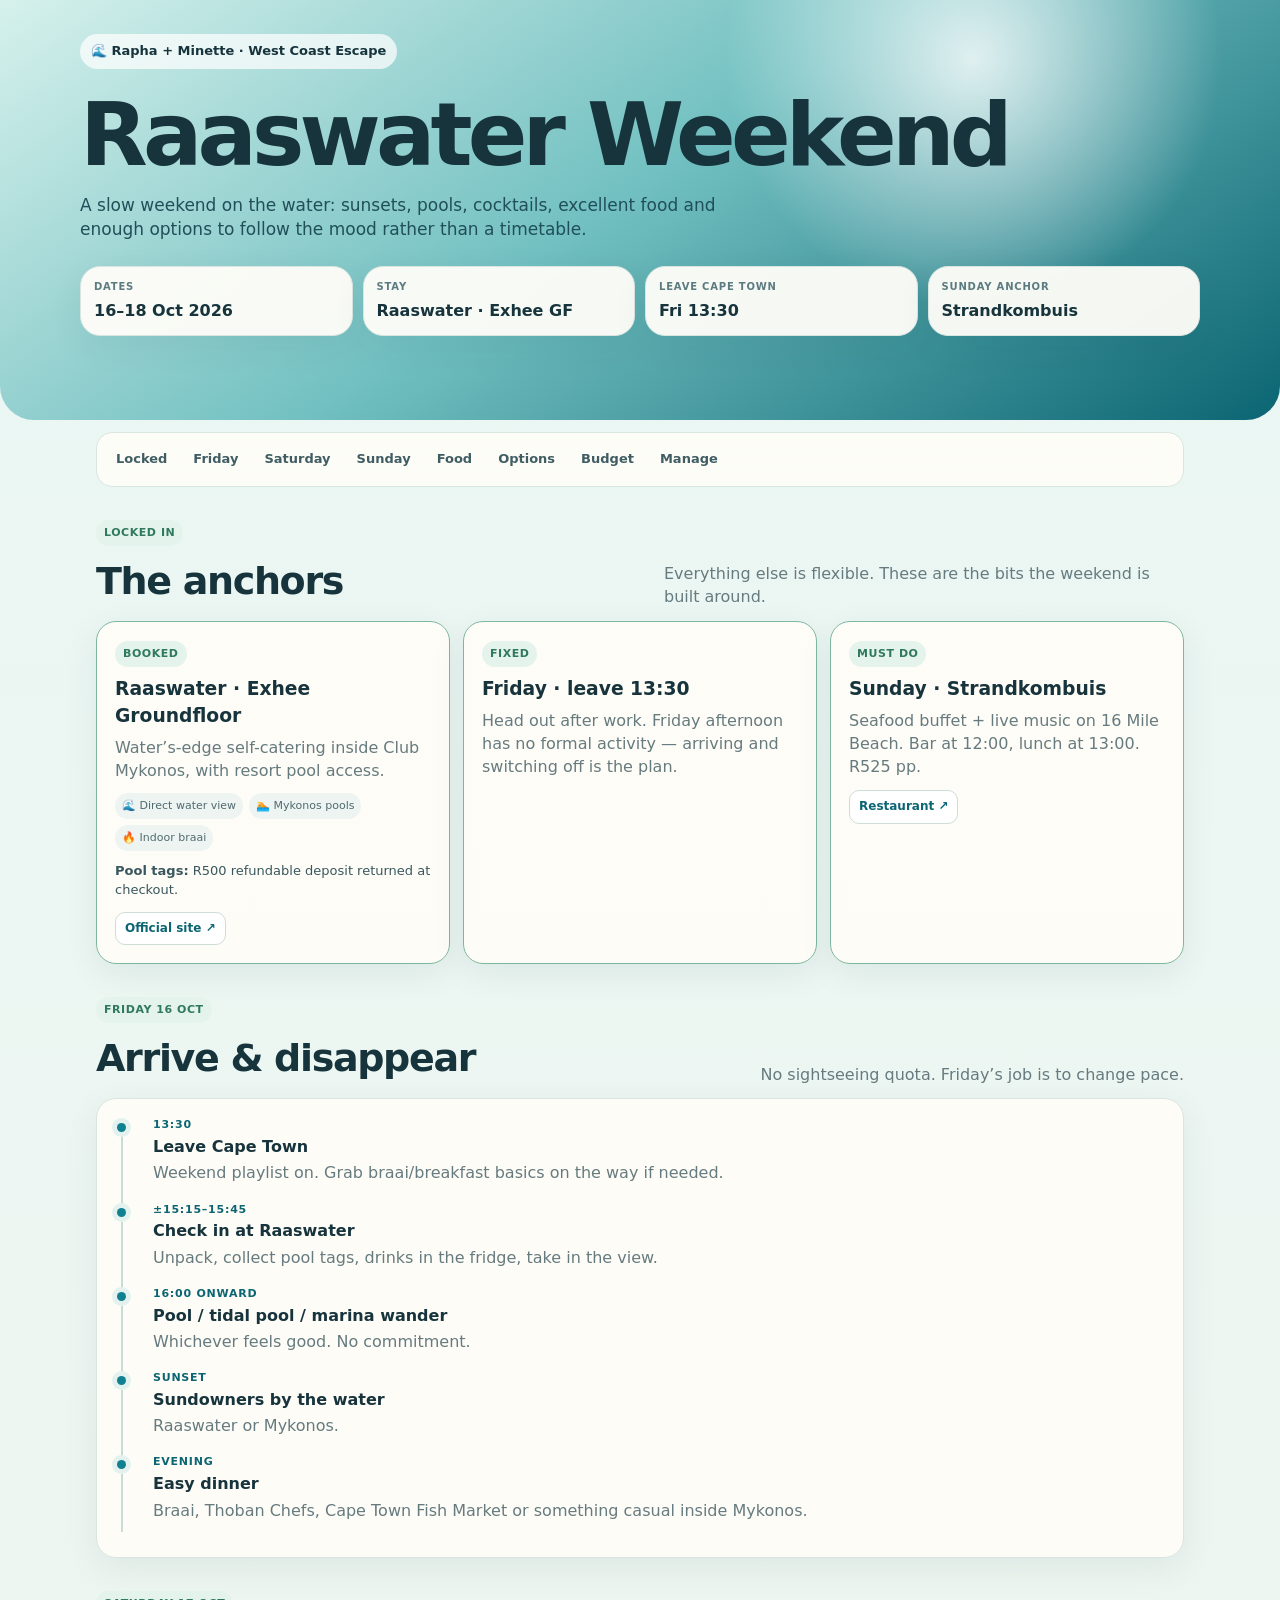
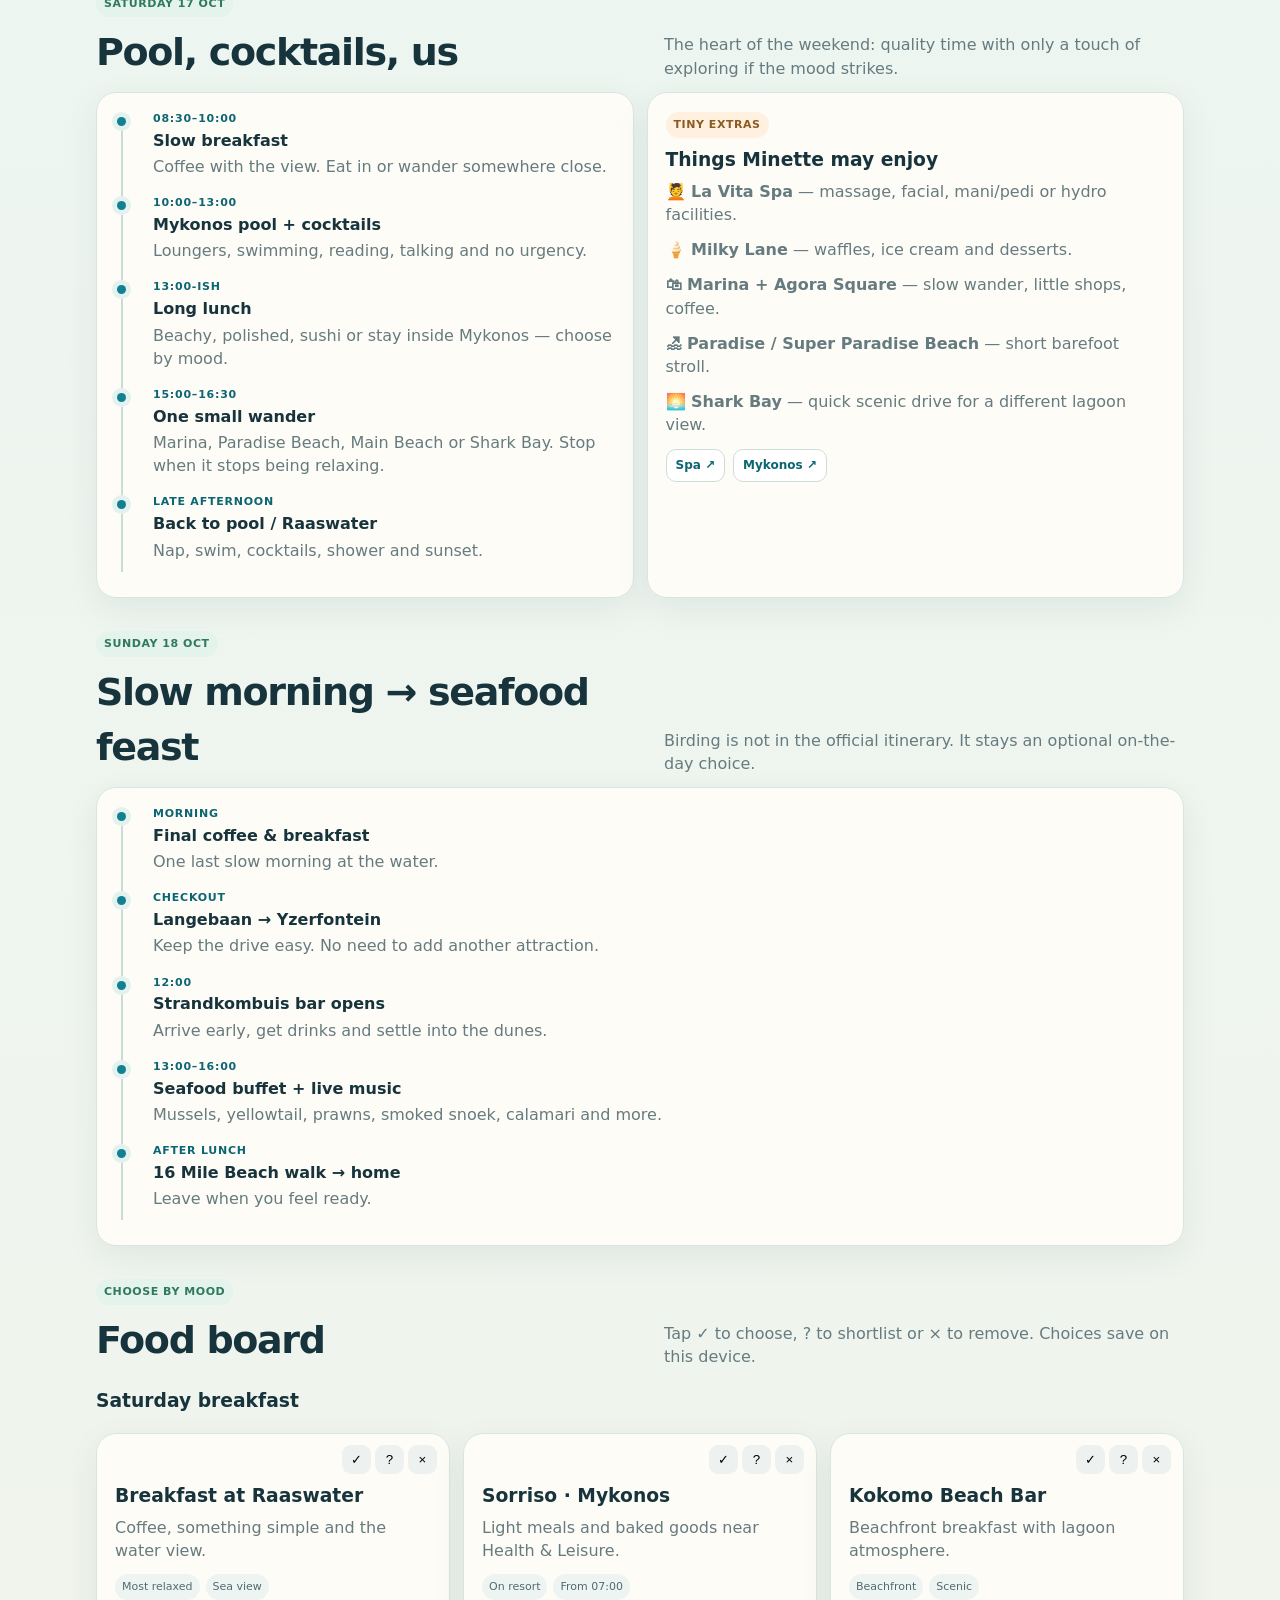
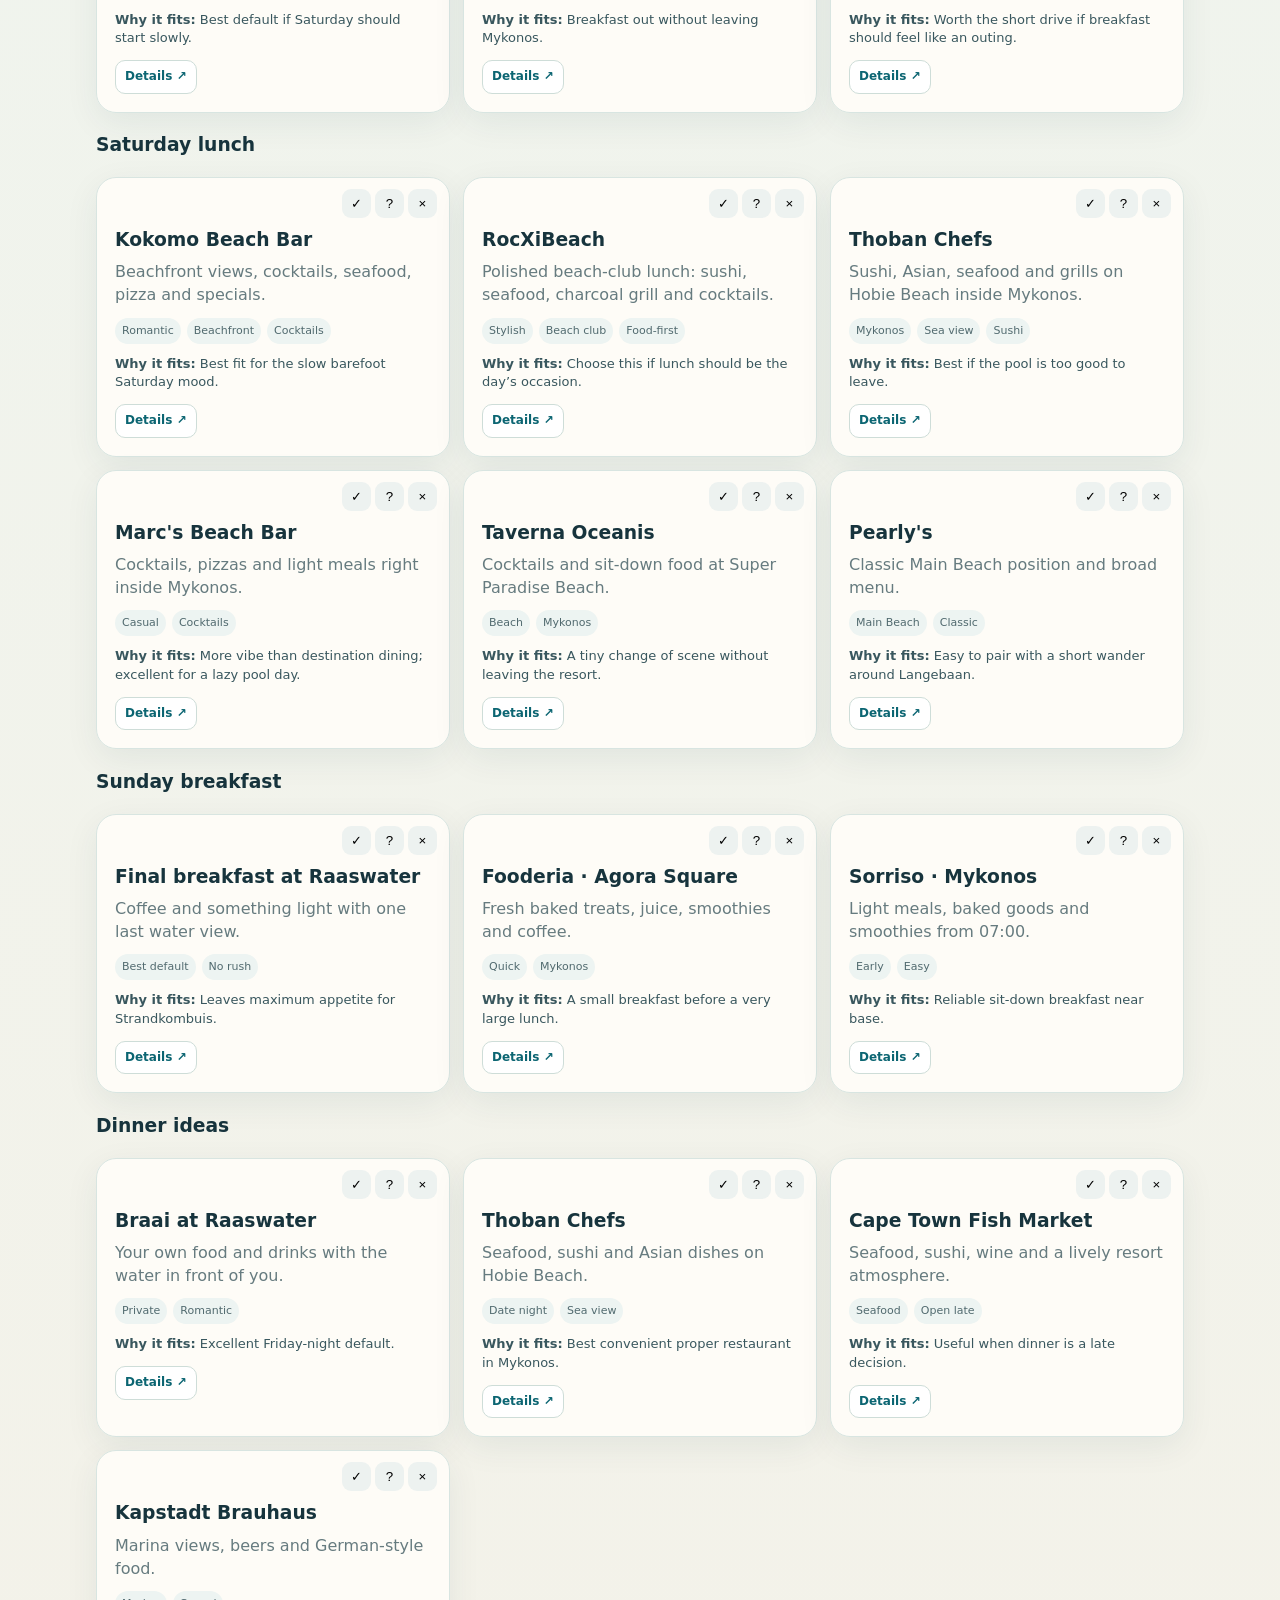
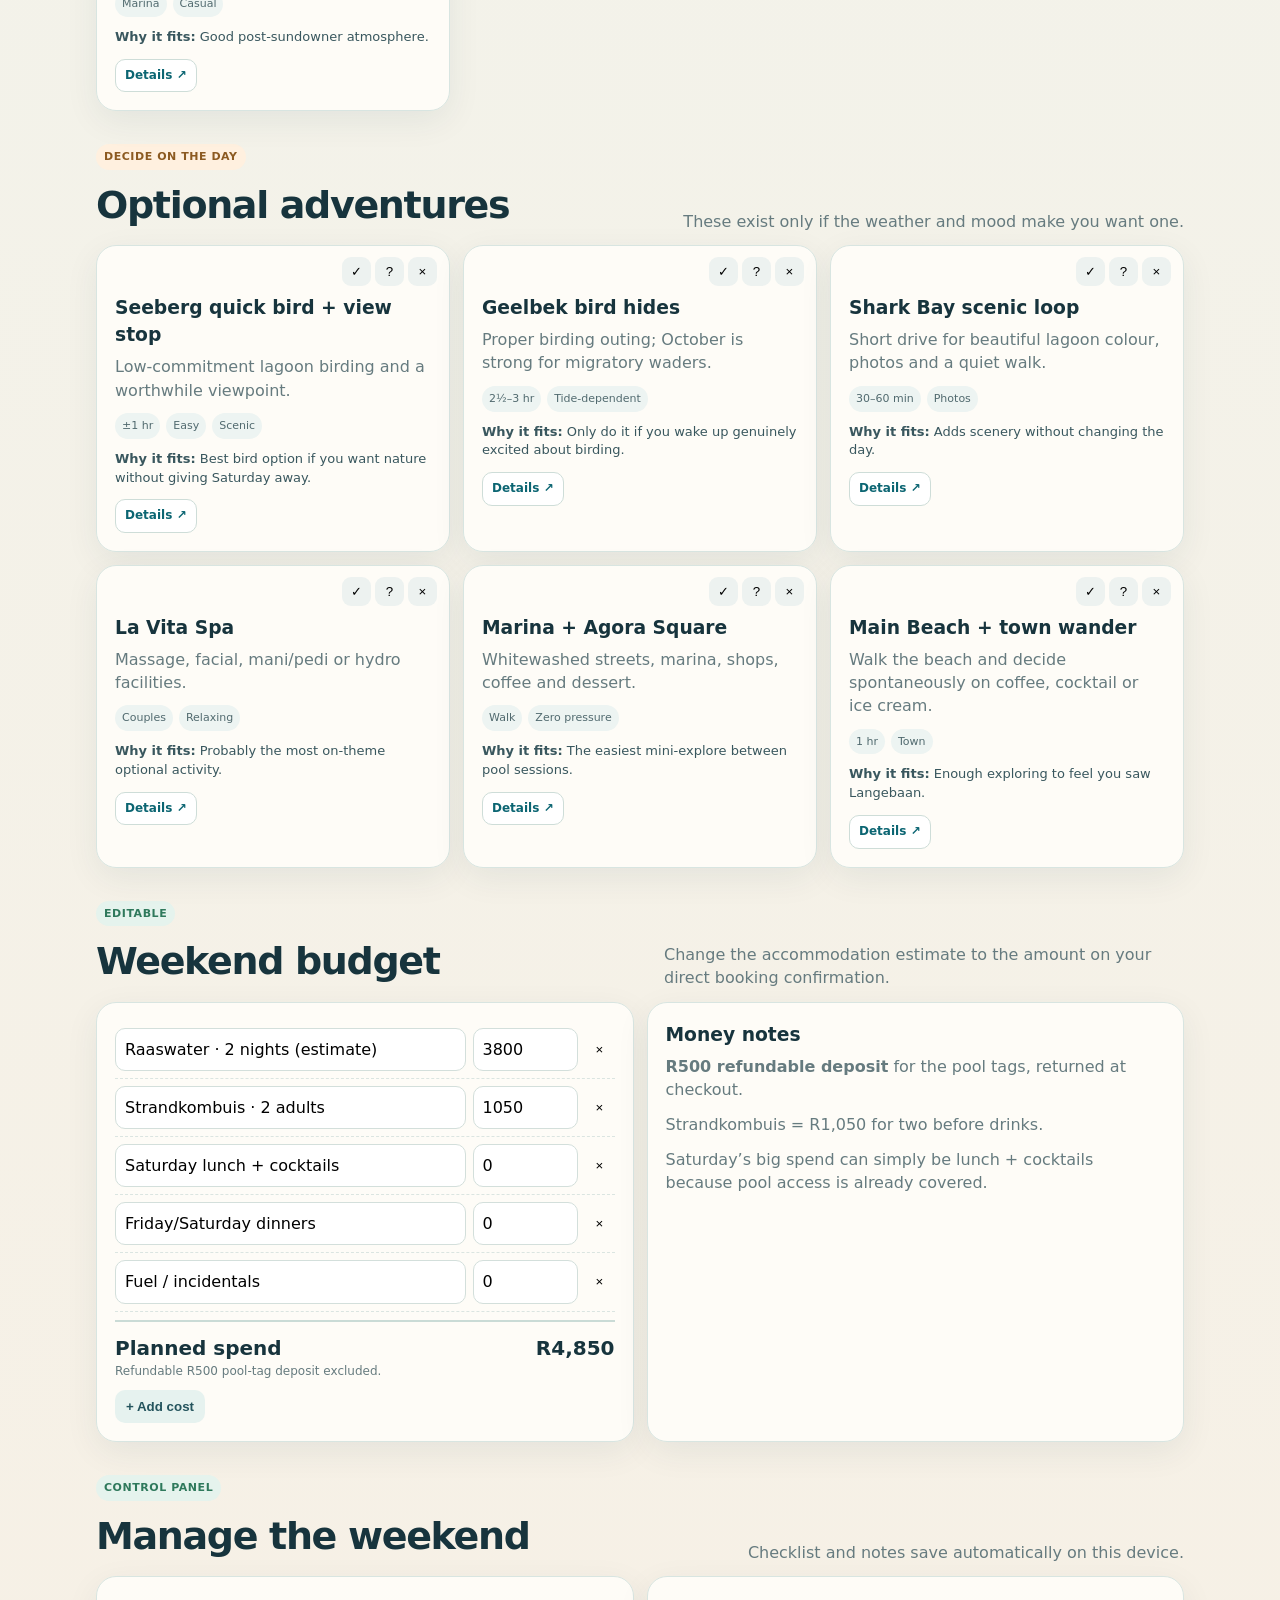
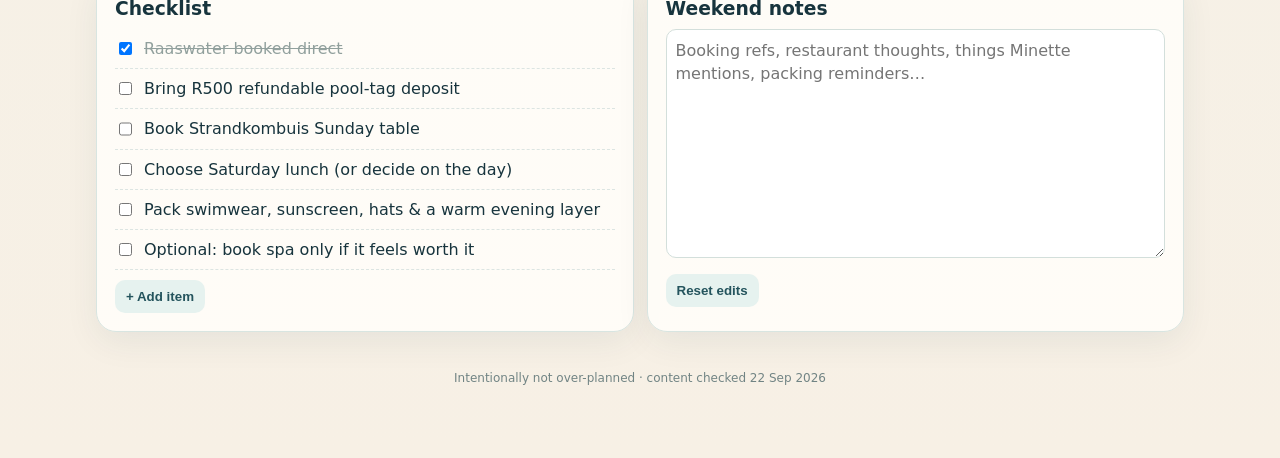
<file: raaswater-weekend/index.html>
<!doctype html>
<html lang="en"><head><meta charset="utf-8"><meta name="viewport" content="width=device-width,initial-scale=1,viewport-fit=cover"><meta name="theme-color" content="#0b6572"><title>Raaswater Weekend · Rapha + Minette</title>
<style>
:root{--sea:#0b6572;--deep:#143e49;--sand:#f6efe3;--paper:#fffdf8;--line:#d8e5e1;--muted:#667b7f;--green:#2f795c;--gold:#b57530}*{box-sizing:border-box}html{scroll-behavior:smooth}body{margin:0;font-family:Inter,system-ui,-apple-system,Segoe UI,sans-serif;color:#17343d;background:linear-gradient(#eaf7f4,#f7f0e5);line-height:1.45}a{color:var(--sea);text-decoration:none}.hero{padding:34px 18px 84px;background:radial-gradient(circle at 76% 14%,rgba(255,255,255,.8),transparent 24%),linear-gradient(145deg,#d6f1ec,#72c0c1 48%,#0b6572);border-radius:0 0 34px 34px}.hero>div,.wrap{max-width:1120px;margin:auto}.tag{display:inline-block;background:rgba(255,255,255,.72);padding:8px 11px;border-radius:999px;font-size:13px;font-weight:800}.hero h1{font-size:clamp(44px,8vw,88px);line-height:.92;letter-spacing:-.055em;margin:26px 0 12px}.hero p{max-width:690px;color:#214f59;font-size:17px}.stats{display:grid;grid-template-columns:repeat(4,1fr);gap:10px;margin-top:24px}.stat,.card{background:rgba(255,253,248,.95);border:1px solid var(--line);border-radius:20px;box-shadow:0 10px 34px rgba(20,62,73,.07)}.stat{padding:13px}.stat small{display:block;color:#5c7b80;text-transform:uppercase;font-size:10px;font-weight:900;letter-spacing:.08em}.stat strong{display:block;margin-top:4px}.wrap{padding:0 16px 70px}nav{position:sticky;top:0;z-index:20;margin-top:12px;display:flex;gap:6px;overflow:auto;padding:9px;background:rgba(255,253,248,.9);backdrop-filter:blur(12px);border:1px solid var(--line);border-radius:16px}nav a{white-space:nowrap;padding:8px 10px;border-radius:10px;font-size:13px;font-weight:800;color:#3f5d63}section{margin-top:32px;scroll-margin-top:80px}.head{display:flex;justify-content:space-between;gap:18px;align-items:end;margin-bottom:12px}.head h2{margin:0;font-size:clamp(25px,4vw,38px);letter-spacing:-.035em}.head p{margin:0;max-width:520px;color:var(--muted)}.grid{display:grid;gap:13px}.g2{grid-template-columns:repeat(2,1fr)}.g3{grid-template-columns:repeat(3,1fr)}.card{padding:18px}.card h3{margin:0 0 7px}.card p{margin:0;color:var(--muted)}.badge{display:inline-block;padding:5px 8px;border-radius:999px;background:#e5f3ed;color:var(--green);font-size:11px;font-weight:900;text-transform:uppercase;letter-spacing:.05em;margin-bottom:8px}.opt{background:#fff0df;color:#8c5a21}.pills{display:flex;flex-wrap:wrap;gap:6px;margin:11px 0}.pill{background:#edf4f2;padding:5px 7px;border-radius:999px;font-size:11px;color:#516a6f}.links{display:flex;flex-wrap:wrap;gap:8px;margin-top:12px}.links a{padding:7px 9px;border:1px solid #ceddd8;background:white;border-radius:10px;font-size:12px;font-weight:800}.timeline{position:relative;padding-left:23px}.timeline:before{content:"";position:absolute;left:6px;top:8px;bottom:7px;width:2px;background:#c9dcd7}.slot{position:relative;padding:0 0 17px 15px}.slot:before{content:"";position:absolute;left:-21px;top:6px;width:9px;height:9px;border-radius:50%;background:#118091;box-shadow:0 0 0 5px #e4f2ef}.time{font-size:11px;font-weight:900;color:var(--sea);text-transform:uppercase;letter-spacing:.07em}.slot h4{margin:2px 0 3px}.choice{position:relative;padding-top:48px}.actions{position:absolute;right:12px;top:11px;display:flex;gap:4px}.actions button{width:29px;height:29px;border:0;border-radius:9px;background:#edf2f0;cursor:pointer}.choice.sel{outline:2px solid #82bca5}.choice.skip{opacity:.5}.actions .on.y{background:#dff2e9;color:#176746}.actions .on.m{background:#fff0dc;color:#8b591d}.actions .on.n{background:#f7e1e1;color:#8e4646}.why{margin-top:9px!important;font-size:13px;color:#39575e!important}.budgetrow{display:grid;grid-template-columns:1fr 105px 30px;gap:7px;padding:7px 0;border-bottom:1px dashed #dbe5e1}.budgetrow input,textarea{width:100%;border:1px solid #d3dfdb;border-radius:10px;padding:9px;background:white;font:inherit}.budgetrow button{border:0;background:transparent}.total{display:flex;justify-content:space-between;font-size:20px;font-weight:900;padding-top:12px;margin-top:8px;border-top:2px solid #cadbd6}.toolbar{display:flex;gap:7px;flex-wrap:wrap;margin-top:10px}.toolbar button{border:0;border-radius:10px;padding:9px 11px;background:#e6f2ef;color:#24545d;font-weight:800}.check{display:flex;gap:9px;padding:8px 0;border-bottom:1px dashed #dce5e2}.check.done span{text-decoration:line-through;color:#91a09d}.small{font-size:12px;color:#718587}.locked{border:1.5px solid #7db79f}.footer{text-align:center;color:#718484;font-size:12px;margin-top:38px}.toast{position:fixed;right:15px;bottom:15px;padding:10px 14px;background:#163e48;color:white;border-radius:999px;opacity:0;transition:.2s}.toast.show{opacity:1}@media(max-width:760px){.stats,.g3,.g2{grid-template-columns:1fr 1fr}.head{align-items:start;flex-direction:column}}@media(max-width:520px){.stats,.g3,.g2{grid-template-columns:1fr}.stat{display:flex;justify-content:space-between}.hero{padding-left:14px;padding-right:14px}.wrap{padding-left:12px;padding-right:12px}}
</style></head>
<body><header class="hero"><div><span class="tag">🌊 Rapha + Minette · West Coast Escape</span><h1>Raaswater Weekend</h1><p>A slow weekend on the water: sunsets, pools, cocktails, excellent food and enough options to follow the mood rather than a timetable.</p><div class="stats"><div class="stat"><small>Dates</small><strong>16–18 Oct 2026</strong></div><div class="stat"><small>Stay</small><strong>Raaswater · Exhee GF</strong></div><div class="stat"><small>Leave Cape Town</small><strong>Fri 13:30</strong></div><div class="stat"><small>Sunday anchor</small><strong>Strandkombuis</strong></div></div></div></header>
<main class="wrap"><nav><a href="#locked">Locked</a><a href="#fri">Friday</a><a href="#sat">Saturday</a><a href="#sun">Sunday</a><a href="#food">Food</a><a href="#options">Options</a><a href="#budget">Budget</a><a href="#manage">Manage</a></nav>
<section id="locked"><div class="head"><div><span class="badge">Locked in</span><h2>The anchors</h2></div><p>Everything else is flexible. These are the bits the weekend is built around.</p></div><div class="grid g3">
<article class="card locked"><span class="badge">Booked</span><h3>Raaswater · Exhee Groundfloor</h3><p>Water’s-edge self-catering inside Club Mykonos, with resort pool access.</p><div class="pills"><span class="pill">🌊 Direct water view</span><span class="pill">🏊 Mykonos pools</span><span class="pill">🔥 Indoor braai</span></div><p class="why"><b>Pool tags:</b> R500 refundable deposit returned at checkout.</p><div class="links"><a target="_blank" href="https://westcoastlife.co.za/raaswater/">Official site ↗</a></div></article>
<article class="card locked"><span class="badge">Fixed</span><h3>Friday · leave 13:30</h3><p>Head out after work. Friday afternoon has no formal activity — arriving and switching off is the plan.</p></article>
<article class="card locked"><span class="badge">Must do</span><h3>Sunday · Strandkombuis</h3><p>Seafood buffet + live music on 16 Mile Beach. Bar at 12:00, lunch at 13:00. R525 pp.</p><div class="links"><a target="_blank" href="https://www.strandkombuis.com/restaurant">Restaurant ↗</a></div></article>
</div></section>
<section id="fri"><div class="head"><div><span class="badge">Friday 16 Oct</span><h2>Arrive & disappear</h2></div><p>No sightseeing quota. Friday’s job is to change pace.</p></div><div class="card"><div class="timeline">
<div class="slot"><div class="time">13:30</div><h4>Leave Cape Town</h4><p>Weekend playlist on. Grab braai/breakfast basics on the way if needed.</p></div><div class="slot"><div class="time">±15:15–15:45</div><h4>Check in at Raaswater</h4><p>Unpack, collect pool tags, drinks in the fridge, take in the view.</p></div><div class="slot"><div class="time">16:00 onward</div><h4>Pool / tidal pool / marina wander</h4><p>Whichever feels good. No commitment.</p></div><div class="slot"><div class="time">Sunset</div><h4>Sundowners by the water</h4><p>Raaswater or Mykonos.</p></div><div class="slot"><div class="time">Evening</div><h4>Easy dinner</h4><p>Braai, Thoban Chefs, Cape Town Fish Market or something casual inside Mykonos.</p></div>
</div></div></section>
<section id="sat"><div class="head"><div><span class="badge">Saturday 17 Oct</span><h2>Pool, cocktails, us</h2></div><p>The heart of the weekend: quality time with only a touch of exploring if the mood strikes.</p></div><div class="grid g2"><article class="card"><div class="timeline">
<div class="slot"><div class="time">08:30–10:00</div><h4>Slow breakfast</h4><p>Coffee with the view. Eat in or wander somewhere close.</p></div><div class="slot"><div class="time">10:00–13:00</div><h4>Mykonos pool + cocktails</h4><p>Loungers, swimming, reading, talking and no urgency.</p></div><div class="slot"><div class="time">13:00-ish</div><h4>Long lunch</h4><p>Beachy, polished, sushi or stay inside Mykonos — choose by mood.</p></div><div class="slot"><div class="time">15:00–16:30</div><h4>One small wander</h4><p>Marina, Paradise Beach, Main Beach or Shark Bay. Stop when it stops being relaxing.</p></div><div class="slot"><div class="time">Late afternoon</div><h4>Back to pool / Raaswater</h4><p>Nap, swim, cocktails, shower and sunset.</p></div></div></article>
<article class="card"><span class="badge opt">Tiny extras</span><h3>Things Minette may enjoy</h3><p><b>💆 La Vita Spa</b> — massage, facial, mani/pedi or hydro facilities.</p><p style="margin-top:12px"><b>🍦 Milky Lane</b> — waffles, ice cream and desserts.</p><p style="margin-top:12px"><b>🛍 Marina + Agora Square</b> — slow wander, little shops, coffee.</p><p style="margin-top:12px"><b>🏖 Paradise / Super Paradise Beach</b> — short barefoot stroll.</p><p style="margin-top:12px"><b>🌅 Shark Bay</b> — quick scenic drive for a different lagoon view.</p><div class="links"><a target="_blank" href="https://www.clubmykonos.co.za/activities/la-vita-spa">Spa ↗</a><a target="_blank" href="https://www.mymykonos.co.za/">Mykonos ↗</a></div></article></div></section>
<section id="sun"><div class="head"><div><span class="badge">Sunday 18 Oct</span><h2>Slow morning → seafood feast</h2></div><p>Birding is not in the official itinerary. It stays an optional on-the-day choice.</p></div><div class="card"><div class="timeline"><div class="slot"><div class="time">Morning</div><h4>Final coffee & breakfast</h4><p>One last slow morning at the water.</p></div><div class="slot"><div class="time">Checkout</div><h4>Langebaan → Yzerfontein</h4><p>Keep the drive easy. No need to add another attraction.</p></div><div class="slot"><div class="time">12:00</div><h4>Strandkombuis bar opens</h4><p>Arrive early, get drinks and settle into the dunes.</p></div><div class="slot"><div class="time">13:00–16:00</div><h4>Seafood buffet + live music</h4><p>Mussels, yellowtail, prawns, smoked snoek, calamari and more.</p></div><div class="slot"><div class="time">After lunch</div><h4>16 Mile Beach walk → home</h4><p>Leave when you feel ready.</p></div></div></div></section>
<section id="food"><div class="head"><div><span class="badge">Choose by mood</span><h2>Food board</h2></div><p>Tap ✓ to choose, ? to shortlist or × to remove. Choices save on this device.</p></div><h3>Saturday breakfast</h3><div class="grid g3" id="satbf"></div><h3>Saturday lunch</h3><div class="grid g3" id="satl"></div><h3>Sunday breakfast</h3><div class="grid g3" id="sunbf"></div><h3>Dinner ideas</h3><div class="grid g3" id="din"></div></section>
<section id="options"><div class="head"><div><span class="badge opt">Decide on the day</span><h2>Optional adventures</h2></div><p>These exist only if the weather and mood make you want one.</p></div><div class="grid g3" id="opts"></div></section>
<section id="budget"><div class="head"><div><span class="badge">Editable</span><h2>Weekend budget</h2></div><p>Change the accommodation estimate to the amount on your direct booking confirmation.</p></div><div class="grid g2"><article class="card"><div id="brows"></div><div class="total"><span>Planned spend</span><span id="btot">R0</span></div><p class="small">Refundable R500 pool-tag deposit excluded.</p><div class="toolbar"><button onclick="addCost()">+ Add cost</button></div></article><article class="card"><h3>Money notes</h3><p><b>R500 refundable deposit</b> for the pool tags, returned at checkout.</p><p style="margin-top:12px">Strandkombuis = R1,050 for two before drinks.</p><p style="margin-top:12px">Saturday’s big spend can simply be lunch + cocktails because pool access is already covered.</p></article></div></section>
<section id="manage"><div class="head"><div><span class="badge">Control panel</span><h2>Manage the weekend</h2></div><p>Checklist and notes save automatically on this device.</p></div><div class="grid g2"><article class="card"><h3>Checklist</h3><div id="checks"></div><div class="toolbar"><button onclick="addCheck()">+ Add item</button></div></article><article class="card"><h3>Weekend notes</h3><textarea id="notes" rows="9" placeholder="Booking refs, restaurant thoughts, things Minette mentions, packing reminders…"></textarea><div class="toolbar"><button onclick="resetAll()">Reset edits</button></div></article></div></section>
<div class="footer">Intentionally not over-planned · content checked 22 Sep 2026</div></main><div id="toast" class="toast">Saved ✓</div>
<script>
var F={satbf:[
{id:'bf1',n:'Breakfast at Raaswater',d:'Coffee, something simple and the water view.',t:['Most relaxed','Sea view'],w:'Best default if Saturday should start slowly.',u:'https://westcoastlife.co.za/raaswater/'},
{id:'bf2',n:'Sorriso · Mykonos',d:'Light meals and baked goods near Health & Leisure.',t:['On resort','From 07:00'],w:'Breakfast out without leaving Mykonos.',u:'https://www.mymykonos.co.za/restaurants/'},
{id:'bf3',n:'Kokomo Beach Bar',d:'Beachfront breakfast with lagoon atmosphere.',t:['Beachfront','Scenic'],w:'Worth the short drive if breakfast should feel like an outing.',u:'https://www.kokomolangebaan.co.za/'}],
satl:[
{id:'l1',n:'Kokomo Beach Bar',d:'Beachfront views, cocktails, seafood, pizza and specials.',t:['Romantic','Beachfront','Cocktails'],w:'Best fit for the slow barefoot Saturday mood.',u:'https://www.kokomolangebaan.co.za/'},
{id:'l2',n:'RocXiBeach',d:'Polished beach-club lunch: sushi, seafood, charcoal grill and cocktails.',t:['Stylish','Beach club','Food-first'],w:'Choose this if lunch should be the day’s occasion.',u:'https://rocxibeach.co.za/'},
{id:'l3',n:'Thoban Chefs',d:'Sushi, Asian, seafood and grills on Hobie Beach inside Mykonos.',t:['Mykonos','Sea view','Sushi'],w:'Best if the pool is too good to leave.',u:'https://thobanchefs.co.za/'},
{id:'l4',n:"Marc's Beach Bar",d:'Cocktails, pizzas and light meals right inside Mykonos.',t:['Casual','Cocktails'],w:'More vibe than destination dining; excellent for a lazy pool day.',u:'https://www.mymykonos.co.za/restaurants/'},
{id:'l5',n:'Taverna Oceanis',d:'Cocktails and sit-down food at Super Paradise Beach.',t:['Beach','Mykonos'],w:'A tiny change of scene without leaving the resort.',u:'https://www.mymykonos.co.za/restaurants/'},
{id:'l6',n:"Pearly's",d:'Classic Main Beach position and broad menu.',t:['Main Beach','Classic'],w:'Easy to pair with a short wander around Langebaan.',u:'https://maps.google.com/?q=Pearly%27s+Restaurant+Langebaan'}],
sunbf:[
{id:'s1',n:'Final breakfast at Raaswater',d:'Coffee and something light with one last water view.',t:['Best default','No rush'],w:'Leaves maximum appetite for Strandkombuis.',u:'https://westcoastlife.co.za/raaswater/'},
{id:'s2',n:'Fooderia · Agora Square',d:'Fresh baked treats, juice, smoothies and coffee.',t:['Quick','Mykonos'],w:'A small breakfast before a very large lunch.',u:'https://www.mymykonos.co.za/restaurants/'},
{id:'s3',n:'Sorriso · Mykonos',d:'Light meals, baked goods and smoothies from 07:00.',t:['Early','Easy'],w:'Reliable sit-down breakfast near base.',u:'https://www.mymykonos.co.za/restaurants/'}],
din:[
{id:'d1',n:'Braai at Raaswater',d:'Your own food and drinks with the water in front of you.',t:['Private','Romantic'],w:'Excellent Friday-night default.',u:'https://westcoastlife.co.za/raaswater/'},
{id:'d2',n:'Thoban Chefs',d:'Seafood, sushi and Asian dishes on Hobie Beach.',t:['Date night','Sea view'],w:'Best convenient proper restaurant in Mykonos.',u:'https://thobanchefs.co.za/'},
{id:'d3',n:'Cape Town Fish Market',d:'Seafood, sushi, wine and a lively resort atmosphere.',t:['Seafood','Open late'],w:'Useful when dinner is a late decision.',u:'https://www.mymykonos.co.za/restaurants/'},
{id:'d4',n:'Kapstadt Brauhaus',d:'Marina views, beers and German-style food.',t:['Marina','Casual'],w:'Good post-sundowner atmosphere.',u:'https://www.mymykonos.co.za/restaurants/'}]};
var O=[
{id:'o1',n:'Seeberg quick bird + view stop',d:'Low-commitment lagoon birding and a worthwhile viewpoint.',t:['±1 hr','Easy','Scenic'],w:'Best bird option if you want nature without giving Saturday away.',u:'https://www.sanparks.org/parks/west-coast/what-to-do/activities/birding'},
{id:'o2',n:'Geelbek bird hides',d:'Proper birding outing; October is strong for migratory waders.',t:['2½–3 hr','Tide-dependent'],w:'Only do it if you wake up genuinely excited about birding.',u:'https://www.sanparks.org/parks/west-coast/what-to-do/activities/birding'},
{id:'o3',n:'Shark Bay scenic loop',d:'Short drive for beautiful lagoon colour, photos and a quiet walk.',t:['30–60 min','Photos'],w:'Adds scenery without changing the day.',u:'https://maps.google.com/?q=Shark+Bay+Langebaan'},
{id:'o4',n:'La Vita Spa',d:'Massage, facial, mani/pedi or hydro facilities.',t:['Couples','Relaxing'],w:'Probably the most on-theme optional activity.',u:'https://www.clubmykonos.co.za/activities/la-vita-spa'},
{id:'o5',n:'Marina + Agora Square',d:'Whitewashed streets, marina, shops, coffee and dessert.',t:['Walk','Zero pressure'],w:'The easiest mini-explore between pool sessions.',u:'https://maps.google.com/?q=Club+Mykonos+Marina+Langebaan'},
{id:'o6',n:'Main Beach + town wander',d:'Walk the beach and decide spontaneously on coffee, cocktail or ice cream.',t:['1 hr','Town'],w:'Enough exploring to feel you saw Langebaan.',u:'https://maps.google.com/?q=Langebaan+Main+Beach'}];
var D={choices:{},notes:'',budget:[['Raaswater · 2 nights (estimate)',3800],['Strandkombuis · 2 adults',1050],['Saturday lunch + cocktails',0],['Friday/Saturday dinners',0],['Fuel / incidentals',0]],checks:[['Raaswater booked direct',true],['Bring R500 refundable pool-tag deposit',false],['Book Strandkombuis Sunday table',false],['Choose Saturday lunch (or decide on the day)',false],['Pack swimwear, sunscreen, hats & a warm evening layer',false],['Optional: book spa only if it feels worth it',false]]};
function load(){try{var x=JSON.parse(localStorage.getItem('rw26')||'{}');Object.keys(x).forEach(function(k){D[k]=x[k]});}catch(e){}}function save(){localStorage.setItem('rw26',JSON.stringify(D));var t=document.getElementById('toast');t.classList.add('show');setTimeout(function(){t.classList.remove('show')},700)}
function card(x){var s=D.choices[x.id]||'';var p=x.t.map(function(z){return '<span class="pill">'+z+'</span>'}).join('');return '<article class="card choice '+(s==='y'?'sel':s==='n'?'skip':'')+'"><div class="actions"><button class="'+(s==='y'?'on y':'')+'" onclick="pick(\''+x.id+'\',\'y\')">✓</button><button class="'+(s==='m'?'on m':'')+'" onclick="pick(\''+x.id+'\',\'m\')">?</button><button class="'+(s==='n'?'on n':'')+'" onclick="pick(\''+x.id+'\',\'n\')">×</button></div><h3>'+x.n+'</h3><p>'+x.d+'</p><div class="pills">'+p+'</div><p class="why"><b>Why it fits:</b> '+x.w+'</p><div class="links"><a target="_blank" href="'+x.u+'">Details ↗</a></div></article>'}
function render(){['satbf','satl','sunbf','din'].forEach(function(k){document.getElementById(k).innerHTML=F[k].map(card).join('')});document.getElementById('opts').innerHTML=O.map(card).join('');renderBudget();renderChecks();document.getElementById('notes').value=D.notes||''}
function pick(id,s){D.choices[id]=D.choices[id]===s?'':s;save();render()}
function renderBudget(){document.getElementById('brows').innerHTML=D.budget.map(function(r,i){return '<div class="budgetrow"><input value="'+r[0].replace(/"/g,'&quot;')+'" onchange="be('+i+',0,this.value)"><input type="number" min="0" value="'+r[1]+'" onchange="be('+i+',1,this.value)"><button onclick="br('+i+')">×</button></div>'}).join('');var n=D.budget.reduce(function(a,r){return a+(Number(r[1])||0)},0);document.getElementById('btot').textContent='R'+n.toLocaleString('en-ZA')}
function be(i,k,v){D.budget[i][k]=k?Number(v):v;save();renderBudget()}function br(i){D.budget.splice(i,1);save();renderBudget()}function addCost(){D.budget.push(['New cost',0]);save();renderBudget()}
function renderChecks(){document.getElementById('checks').innerHTML=D.checks.map(function(c,i){return '<label class="check '+(c[1]?'done':'')+'"><input type="checkbox" '+(c[1]?'checked':'')+' onchange="ck('+i+',this.checked)"><span>'+c[0]+'</span></label>'}).join('')}function ck(i,v){D.checks[i][1]=v;save();renderChecks()}function addCheck(){var x=prompt('Add a weekend to-do:');if(x){D.checks.push([x,false]);save();renderChecks()}}function resetAll(){if(confirm('Reset all choices, budget edits, notes and checklist?')){localStorage.removeItem('rw26');location.reload()}}
load();render();document.getElementById('notes').addEventListener('input',function(){D.notes=this.value;save()});
</script></body></html>
</file>
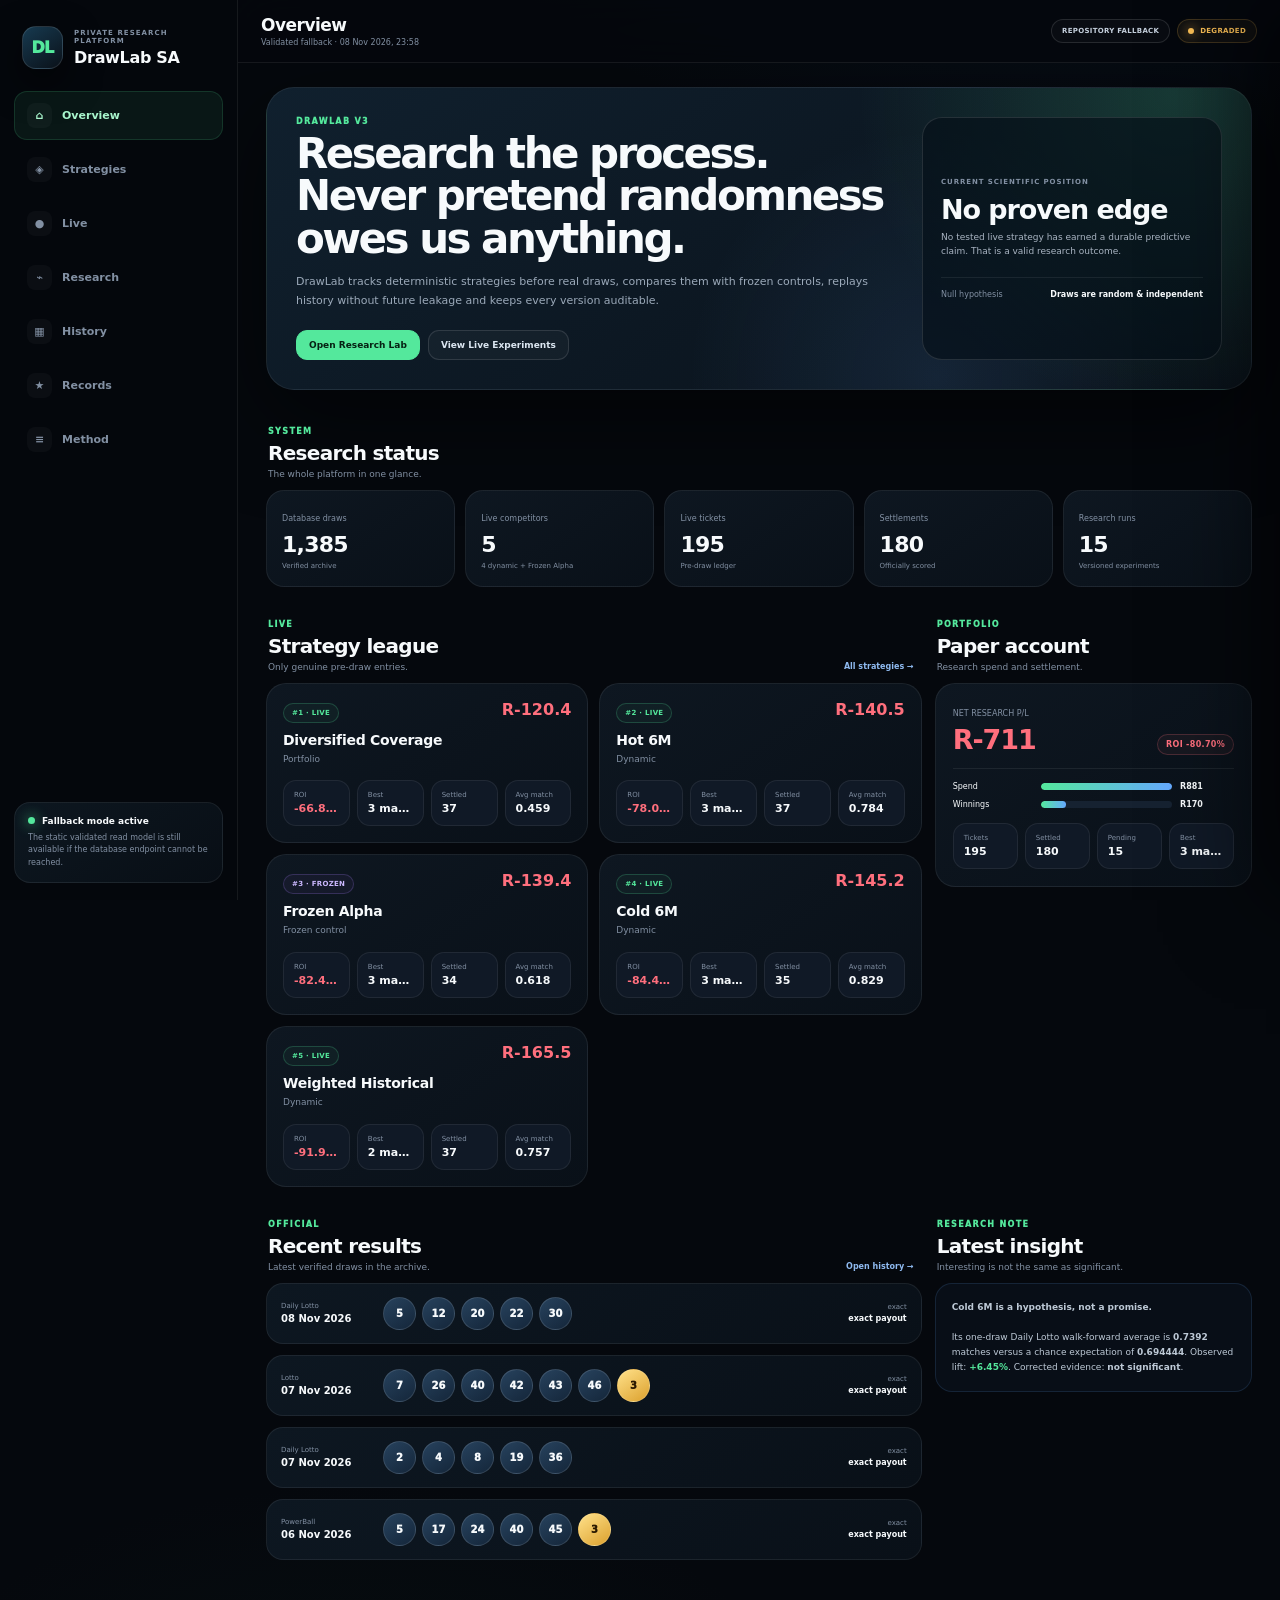
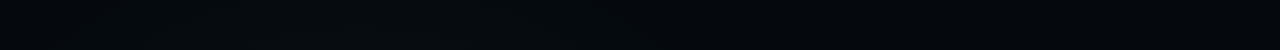
<file: drawlab-sa/v3/index.html>
<!doctype html>
<html lang="en">
<head>
  <meta charset="utf-8">
  <meta name="viewport" content="width=device-width,initial-scale=1,viewport-fit=cover">
  <meta name="theme-color" content="#05080d">
  <meta name="description" content="DrawLab SA — private deterministic lottery research platform.">
  <meta name="apple-mobile-web-app-capable" content="yes">
  <meta name="apple-mobile-web-app-status-bar-style" content="black-translucent">
  <title>DrawLab SA — Research Platform</title>
  <link rel="manifest" href="../manifest.webmanifest" data-root-manifest>
  <link rel="icon" href="icon.svg" type="image/svg+xml">
  <link rel="stylesheet" href="styles.css">
</head>
<body>
<div class="app-shell">
  <aside class="rail">
    <div class="brand">
      <div class="brand-mark">DL</div>
      <div><span>PRIVATE RESEARCH PLATFORM</span><strong>DrawLab SA</strong></div>
    </div>
    <nav class="nav" id="desktopNav" aria-label="Primary navigation"></nav>
    <div class="rail-card">
      <div class="dot-row"><i class="dot"></i><b id="railHealth">Research system</b></div>
      <p id="railHealthSub">Loading validated state…</p>
    </div>
  </aside>

  <div class="main-wrap">
    <header class="topbar">
      <div>
        <h1 id="viewTitle">Overview</h1>
        <p id="updatedLabel">Loading research state…</p>
      </div>
      <div class="top-actions">
        <span class="source-chip" id="sourceChip">SYNCING</span>
        <span class="health-chip" id="healthChip"><i></i><span>CHECKING</span></span>
      </div>
    </header>

    <main>
      <section class="view active" id="overview">
        <div class="hero">
          <div class="hero-copy">
            <div class="eyebrow">DrawLab v3</div>
            <h2>Research the process.<br>Never pretend randomness owes us anything.</h2>
            <p>DrawLab tracks deterministic strategies before real draws, compares them with frozen controls, replays history without future leakage and keeps every version auditable.</p>
            <div class="hero-actions">
              <button class="btn primary" data-goto="research">Open Research Lab</button>
              <button class="btn" data-goto="live">View Live Experiments</button>
            </div>
          </div>
          <div class="evidence-card">
            <span class="label">CURRENT SCIENTIFIC POSITION</span>
            <strong id="evidenceHero">No proven edge</strong>
            <p id="evidenceSub">Loading evidence…</p>
            <div class="evidence-rule"><span>Null hypothesis</span><b>Draws are random & independent</b></div>
          </div>
        </div>

        <div class="section-head"><div><span class="kicker">SYSTEM</span><h2>Research status</h2><p>The whole platform in one glance.</p></div></div>
        <div class="metrics metrics-5" id="overviewMetrics"></div>

        <div class="split-xl">
          <section>
            <div class="section-head compact"><div><span class="kicker">LIVE</span><h2>Strategy league</h2><p>Only genuine pre-draw entries.</p></div><button class="link-btn" data-goto="strategies">All strategies →</button></div>
            <div class="cards cols-2" id="leagueCards"></div>
          </section>
          <aside>
            <div class="section-head compact"><div><span class="kicker">PORTFOLIO</span><h2>Paper account</h2><p>Research spend and settlement.</p></div></div>
            <div class="panel" id="portfolioPanel"></div>
          </aside>
        </div>

        <div class="split-xl">
          <section>
            <div class="section-head compact"><div><span class="kicker">OFFICIAL</span><h2>Recent results</h2><p>Latest verified draws in the archive.</p></div><button class="link-btn" data-goto="history">Open history →</button></div>
            <div class="cards" id="recentOverview"></div>
          </section>
          <aside>
            <div class="section-head compact"><div><span class="kicker">RESEARCH NOTE</span><h2>Latest insight</h2><p>Interesting is not the same as significant.</p></div></div>
            <div class="notice" id="latestInsight"></div>
          </aside>
        </div>
      </section>

      <section class="view" id="strategies">
        <div class="page-intro"><div class="eyebrow">Strategy architecture</div><h2>Five live competitors.<br>One clean experiment.</h2><p>The four original deterministic models remain dynamic. Frozen Alpha is the permanent control. A formula change creates a new version; it never rewrites the old one.</p></div>
        <div class="section-head"><div><span class="kicker">CHAMPIONS</span><h2>Live strategy catalog</h2><p>Click a model to open its research profile.</p></div></div>
        <div class="cards cols-2" id="strategyCards"></div>
      </section>

      <section class="view" id="live">
        <div class="page-intro"><div class="eyebrow">Live experiments</div><h2>What DrawLab actually entered.</h2><p>Historical simulations do not appear here. This is the clean forward-looking ledger: created before draw time, then settled against official results.</p></div>
        <div class="section-head"><div><span class="kicker">CONTROL</span><h2>Frozen Alpha</h2><p>Locked within the legal rule era. Wins and losses never cause a refresh.</p></div></div>
        <div class="cards cols-3" id="frozenCards"></div>

        <div class="section-head"><div><span class="kicker">OPEN</span><h2>Current entries</h2><p>Pending live tickets, grouped by the latest draw dates.</p></div></div>
        <div class="panel table-panel"><div class="table" id="pendingTable"></div></div>

        <div class="section-head"><div><span class="kicker">PERFORMANCE</span><h2>Live league ledger</h2><p>Spend includes pending entries; winnings are settled amounts only.</p></div></div>
        <div class="panel table-panel"><div class="table" id="liveTable"></div></div>
      </section>

      <section class="view" id="research">
        <div class="page-intro"><div class="eyebrow">Research Lab</div><h2>Pretend it was a year ago.</h2><p>Every historical target is generated using only earlier draws. The system then reveals the real result and scores the line. No future leakage, no retrospective editing.</p></div>

        <div class="section-head"><div><span class="kicker">OUT-OF-SAMPLE</span><h2>One-year retrospective</h2><p>7 Aug 2025 → 6 Aug 2026. Match behaviour is factual; historical rand returns remain clearly marked when estimated.</p></div><select id="retroGame" class="select" aria-label="Retrospective game"></select></div>
        <div class="panel table-panel"><div class="table" id="retroTable"></div><div class="notice subtle" id="retroQuality"></div></div>

        <div class="section-head"><div><span class="kicker">REFRESH POLICY</span><h2>1 · 2 · 4 · 8 · 20 · Never</h2><p>Does refreshing a deterministic recommendation help, or is persistence just as good?</p></div><select id="holdGame" class="select" aria-label="Hold policy game"></select></div>
        <div class="panel" id="holdMatrix"></div>

        <div class="split-xl">
          <section>
            <div class="section-head compact"><div><span class="kicker">CHALLENGER</span><h2>Champion vs challenger</h2><p>Research cannot promote itself.</p></div></div>
            <div class="cards" id="challengerCards"></div>
          </section>
          <aside>
            <div class="section-head compact"><div><span class="kicker">QUEUE</span><h2>Experiment queue</h2><p>Ideas stay here until evidence earns a decision.</p></div></div>
            <div class="cards" id="experimentQueue"></div>
          </aside>
        </div>
      </section>

      <section class="view" id="history">
        <div class="page-intro"><div class="eyebrow">Historical intelligence</div><h2>The factual archive.</h2><p>Coverage, current model scope and rule eras live here. This page describes what happened; it does not turn historical patterns into certainty.</p></div>
        <div class="section-head"><div><span class="kicker">DATABASE</span><h2>Validated coverage</h2><p>Total archive vs current model-eligible scope.</p></div></div>
        <div class="cards cols-3" id="historyCards"></div>

        <div class="section-head"><div><span class="kicker">RECENT</span><h2>Official draw tape</h2><p>Newest verified results.</p></div></div>
        <div class="cards cols-2" id="historyResults"></div>

        <div class="section-head"><div><span class="kicker">RULES</span><h2>Explicit rule eras</h2><p>Incompatible number spaces never get silently mixed.</p></div></div>
        <div class="panel methods">
          <div class="method-row"><b>DL</b><div><h3>Daily Lotto · 5/36</h3><p>The current DrawLab historical window uses the same 5/36 main-number space.</p></div></div>
          <div class="method-row"><b>L</b><div><h3>Lotto · 6/58 → 6/52</h3><p>Legacy 6/58 draws remain archived. Current 6/52 model calculations start at the June 2026 rule boundary rather than blending incompatible spaces.</p></div></div>
          <div class="method-row"><b>PB</b><div><h3>PowerBall · 5/50, PB pool changed</h3><p>Main 5/50 history remains compatible. The special-ball pool changed from 1–20 to 1–16 and is treated as a separate era.</p></div></div>
        </div>
      </section>

      <section class="view" id="records">
        <div class="page-intro"><div class="eyebrow">Hall of Records</div><h2>The moments worth remembering.</h2><p>A permanent top-20 archive of the strongest live tickets. Historical simulations are deliberately excluded.</p></div>
        <div class="section-head"><div><span class="kicker">TOP 20</span><h2>Live ticket records</h2><p>Ranked by main-number matches, then prize, then recency.</p></div></div>
        <div class="record-list" id="recordsList"></div>
      </section>

      <section class="view" id="methodology">
        <div class="page-intro"><div class="eyebrow">Data & methodology</div><h2>How DrawLab keeps itself honest.</h2><p>Every valid lottery line has the same base mathematical odds. DrawLab tests decision processes and historical hypotheses; it does not claim that a pattern makes a future line inherently more likely.</p></div>

        <div class="section-head"><div><span class="kicker">CONSTITUTION</span><h2>Research rules</h2><p>These are harder to change than a strategy.</p></div></div>
        <div class="panel methods" id="principles"></div>

        <div class="section-head"><div><span class="kicker">ARCHITECTURE</span><h2>Production data flow</h2><p>Database-first live state with a reproducible repository fallback.</p></div></div>
        <div class="cards cols-3" id="architectureCards"></div>

        <div class="section-head"><div><span class="kicker">SYSTEM</span><h2>Research metadata</h2><p>Versioning and synchronization details.</p></div></div>
        <div class="panel" id="metadataPanel"></div>
      </section>
    </main>
  </div>
</div>

<nav class="mobile-nav" id="mobileNav" aria-label="Mobile navigation"></nav>

<div class="drawer-backdrop" id="drawerBackdrop" hidden></div>
<aside class="drawer" id="strategyDrawer" aria-hidden="true">
  <button class="drawer-close" id="drawerClose" aria-label="Close strategy profile">×</button>
  <div id="drawerBody"></div>
</aside>

<script src="app.js" defer></script>
</body>
</html>
</file>
<file: drawlab-sa/v3/styles-v4.css>
:root{--bg:#05080d;--surface:#0b1119;--surface2:#101926;--surface3:#162231;--line:#ffffff12;--line2:#ffffff20;--text:#f7fafc;--muted:#8290a3;--muted2:#b0bcc9;--green:#54e89c;--red:#ff6f7d;--amber:#f7bd55;--blue:#65a9ff;--purple:#a97cff;--r:18px;--shadow:0 28px 90px #0008}*{box-sizing:border-box}html{color-scheme:dark;scroll-behavior:smooth}body{margin:0;background:radial-gradient(900px 520px at 82% -8%,#173c6833,transparent 62%),radial-gradient(720px 500px at 10% 112%,#12452d20,transparent 62%),var(--bg);color:var(--text);font-family:Inter,ui-sans-serif,system-ui,-apple-system,BlinkMacSystemFont,"Segoe UI",sans-serif;-webkit-font-smoothing:antialiased}button,select{font:inherit}.shell{min-height:100vh}.rail{position:fixed;inset:0 auto 0 0;width:258px;padding:18px 14px;border-right:1px solid var(--line);background:#05080df2;backdrop-filter:blur(24px);z-index:40}.brand{display:flex;align-items:center;gap:11px;padding:6px 8px 20px}.brand-mark{width:44px;height:44px;border-radius:14px;display:grid;place-items:center;background:linear-gradient(145deg,#16384e,#091018);border:1px solid var(--line2);color:var(--green);font-weight:950;box-shadow:0 14px 34px #0008}.brand span{display:block;color:var(--muted);font-size:7px;font-weight:900;letter-spacing:.15em}.brand strong{display:block;margin-top:3px;font-size:16px;letter-spacing:-.03em}.nav-label{margin:8px 10px 7px;color:#586678;font-size:7px;font-weight:950;letter-spacing:.16em}.side-nav{display:grid;gap:5px}.side-nav button{display:grid;grid-template-columns:31px 1fr;gap:10px;align-items:center;width:100%;padding:10px 11px;border:1px solid transparent;border-radius:14px;background:transparent;color:var(--muted);text-align:left;cursor:pointer;transition:.16s}.side-nav button:hover{background:#ffffff05;color:#d9e3ef}.side-nav button.active{background:#54e89c10;border-color:#54e89c28;color:#b4f7d4}.nav-icon{width:29px;height:29px;border-radius:9px;display:grid;place-items:center;background:#ffffff07;font-size:11px}.side-nav b{display:block;font-size:10px}.side-nav small{display:block;margin-top:2px;font-size:7px;line-height:1.3;color:#6d7b8c}.rail-status{position:absolute;left:14px;right:14px;bottom:16px;padding:13px;border:1px solid var(--line);border-radius:16px;background:linear-gradient(145deg,#0c1720,#080d13)}.rail-status b{display:block;font-size:9px}.rail-status span{display:block;margin-top:5px;color:var(--muted);font-size:7px;line-height:1.5}.main{margin-left:258px;min-height:100vh}.topbar{position:sticky;top:0;z-index:30;display:flex;align-items:center;justify-content:space-between;gap:14px;padding:14px 24px;border-bottom:1px solid var(--line);background:#05080ddd;backdrop-filter:blur(24px)}.topbar h1{margin:0;font-size:18px;letter-spacing:-.04em}.topbar p{margin:3px 0 0;color:var(--muted);font-size:8px}.top-actions{display:flex;align-items:center;gap:8px}.source-chip,.health{display:inline-flex;align-items:center;gap:6px;padding:7px 10px;border:1px solid var(--line2);border-radius:999px;background:#ffffff06;color:#c4cfda;font-size:7px;font-weight:900;letter-spacing:.04em}.health.good{color:#9af0c3;border-color:#54e89c30;background:#54e89c0b}.health.warn{color:#f5cf83;border-color:#f7bd5530;background:#f7bd550b}.health i{width:6px;height:6px;border-radius:50%;background:currentColor;box-shadow:0 0 10px currentColor}.content{max-width:1380px;margin:auto;padding:26px 30px 90px}.view{display:none}.view.active{display:block;animation:fade .18s ease}@keyframes fade{from{opacity:.5;transform:translateY(4px)}}h1,h2,h3,p{margin:0}.eyebrow{color:var(--green);font-size:8px;font-weight:950;letter-spacing:.16em;text-transform:uppercase}.page-hero{display:grid;grid-template-columns:minmax(0,1.4fr) minmax(300px,.7fr);gap:18px;padding:30px;border-radius:28px;border:1px solid var(--line);background:radial-gradient(circle at 92% 3%,#54e89c24,transparent 34%),radial-gradient(circle at 70% 100%,#65a9ff18,transparent 36%),linear-gradient(145deg,#10202d,#091018);box-shadow:var(--shadow)}.page-hero h2{margin-top:7px;font-size:42px;line-height:1.02;letter-spacing:-.06em;max-width:760px}.page-hero p{margin-top:12px;color:#9aa8b8;font-size:11px;line-height:1.7;max-width:760px}.hero-verdict{align-self:stretch;display:flex;flex-direction:column;justify-content:center;padding:18px;border:1px solid var(--line2);border-radius:20px;background:#061018ad}.hero-verdict span{color:var(--muted);font-size:7px;font-weight:900;letter-spacing:.12em}.hero-verdict strong{margin-top:8px;font-size:27px;letter-spacing:-.04em}.hero-verdict p{margin-top:7px;color:var(--muted2);font-size:9px;line-height:1.6}.section-head{display:flex;justify-content:space-between;align-items:flex-end;gap:14px;margin:28px 2px 11px}.section-head.compact{margin-top:22px}.section-head h2{margin-top:3px;font-size:20px;letter-spacing:-.04em}.section-head p{margin-top:4px;color:var(--muted);font-size:9px}.section-head select{padding:8px 10px;border:1px solid var(--line2);border-radius:11px;background:var(--surface2);color:var(--text);font-size:9px}.metrics{display:grid;grid-template-columns:repeat(5,minmax(0,1fr));gap:10px}.metric{min-width:0;padding:14px;border:1px solid var(--line);border-radius:17px;background:linear-gradient(145deg,#0e1721,#091018)}.metric span{color:var(--muted);font-size:8px}.metric strong{display:block;margin-top:6px;font-size:21px;letter-spacing:-.035em}.metric small{display:block;margin-top:4px;color:var(--muted);font-size:7px;line-height:1.45}.good{color:var(--green)!important}.bad{color:var(--red)!important}.warn{color:var(--amber)!important}.muted{color:var(--muted)!important}.grid-2{display:grid;grid-template-columns:minmax(0,1.5fr) minmax(300px,.8fr);gap:13px;align-items:start}.grid-3,.cards-3{display:grid;grid-template-columns:repeat(3,minmax(0,1fr));gap:11px}.cards-2{display:grid;grid-template-columns:repeat(2,minmax(0,1fr));gap:11px}.panel,.card,.decision-card,.model-card,.market-card{border:1px solid var(--line);border-radius:var(--r);background:linear-gradient(145deg,#0e1721,#091018)}.panel,.card{padding:16px}.card-head,.model-head,.market-head,.decision-top{display:flex;justify-content:space-between;gap:12px;align-items:flex-start}.card h3,.model-card h3,.market-card h3,.decision-card h3{font-size:14px;letter-spacing:-.025em}.card p,.model-card p,.market-card p,.decision-card p{margin-top:7px;color:var(--muted);font-size:9px;line-height:1.55}.pill{display:inline-flex;align-items:center;padding:5px 8px;border:1px solid var(--line);border-radius:999px;background:#ffffff07;color:#b8c5d3;font-size:7px;font-weight:900;letter-spacing:.04em;text-transform:uppercase}.pill.good,.pill.green{color:var(--green);border-color:#54e89c34;background:#54e89c0d}.pill.warn,.pill.amber{color:var(--amber);border-color:#f7bd5534;background:#f7bd550d}.pill.bad,.pill.red{color:var(--red);border-color:#ff6f7d34;background:#ff6f7d0d}.pill.purple{color:#ccb8ff;border-color:#a97cff38;background:#a97cff0d}.decision-card{padding:16px}.decision-top>div>span:first-child,.game-badge{width:30px;height:30px;border-radius:9px;display:grid;place-items:center;background:var(--surface3);font-size:8px;font-weight:950;color:var(--green)}.decision-top h3{margin-top:6px}.decision-value{margin-top:14px;padding:14px;border-radius:14px;background:#ffffff05;border:1px solid var(--line)}.decision-value span{display:block;color:var(--muted);font-size:7px}.decision-value strong{display:block;margin-top:3px;font-size:24px}.decision-grid,.market-grid,.mini-grid{display:grid;grid-template-columns:repeat(3,1fr);gap:7px;margin-top:10px}.decision-grid div,.market-grid div,.mini-grid div{min-width:0;padding:9px;border:1px solid var(--line);border-radius:11px;background:var(--surface2)}.decision-grid span,.market-grid span,.mini-grid span{display:block;color:var(--muted);font-size:7px}.decision-grid b,.market-grid b,.mini-grid b{display:block;margin-top:3px;font-size:10px;white-space:nowrap;overflow:hidden;text-overflow:ellipsis}.rank-row{display:grid;grid-template-columns:34px 1fr 90px 70px;gap:10px;align-items:center;padding:11px 12px;border-bottom:1px solid var(--line);cursor:pointer}.rank-row:last-child{border-bottom:0}.rank{width:30px;height:30px;border-radius:9px;display:grid;place-items:center;background:var(--surface3);color:var(--green);font-size:9px;font-weight:950}.rank-row b{font-size:10px}.rank-row small{display:block;margin-top:2px;color:var(--muted);font-size:7px}.rank-stat{text-align:right}.rank-stat span{display:block;color:var(--muted);font-size:7px}.rank-stat b{display:block;margin-top:2px}.result-row{display:grid;grid-template-columns:34px 110px 1fr auto;gap:11px;align-items:center;padding:12px 13px;border-bottom:1px solid var(--line)}.result-row:last-child{border-bottom:0}.result-row h3{margin-top:3px;font-size:10px}.result-meta{text-align:right}.result-meta span{display:block;color:var(--muted);font-size:7px}.result-meta b{display:block;margin-top:3px;font-size:8px}.balls{display:flex;flex-wrap:wrap;gap:5px}.ball{width:31px;height:31px;border-radius:50%;display:grid;place-items:center;background:linear-gradient(145deg,#27425d,#14263a);border:1px solid #ffffff20;font-size:10px;font-weight:950}.ball.bonus{background:linear-gradient(145deg,#ffe18a,#dca12e);color:#251700}.insight{padding:18px}.insight h3{margin-top:8px;font-size:18px;letter-spacing:-.03em}.insight p{margin-top:8px;color:var(--muted2);font-size:9px;line-height:1.6}.text-btn{margin-top:13px;padding:0;border:0;background:none;color:var(--blue);font-size:8px;font-weight:900;cursor:pointer}.ticket-row{display:grid;grid-template-columns:minmax(170px,1fr) minmax(240px,1.4fr) 90px auto;gap:12px;align-items:center;padding:12px 13px;border-bottom:1px solid var(--line)}.ticket-row:last-child{border-bottom:0}.ticket-row h3{margin-top:4px;font-size:11px}.ticket-row small{display:block;margin-top:4px;color:var(--muted);font-size:7px}.ticket-row>div:nth-last-child(2) span{display:block;font-size:7px}.ticket-row>div:nth-last-child(2) b{display:block;margin-top:3px;font-size:10px}.frozen{padding:16px}.frozen .card-head h3{margin-top:8px}.frozen .balls{margin-top:14px}.frozen .card-head>span{font-size:8px;color:var(--muted)}.table{overflow:auto}.table-row{min-width:760px;display:grid;grid-template-columns:minmax(180px,1.5fr) repeat(5,minmax(90px,.75fr));gap:9px;align-items:center;padding:11px 12px;border-bottom:1px solid var(--line);font-size:9px}.table-row.header{padding-top:4px;padding-bottom:8px;color:var(--muted);font-size:8px;font-weight:900}.table-row b{font-size:10px}.table-row small{display:block;margin-top:2px;color:var(--muted);font-size:7px}.table-row.retro{grid-template-columns:minmax(180px,1.6fr) repeat(5,minmax(90px,.7fr))}.model-card{padding:17px;cursor:pointer;transition:.16s}.model-card:hover{transform:translateY(-1px);border-color:#ffffff26}.model-head h3{margin-top:8px}.model-head h3 span{color:var(--muted);font-weight:500}.model-head button{border:0;background:none;color:var(--blue);font-size:8px;font-weight:900;cursor:pointer}.model-stats{display:grid;grid-template-columns:repeat(4,1fr);gap:6px;margin-top:13px}.model-stats div{padding:9px;border-radius:11px;background:var(--surface2);border:1px solid var(--line)}.model-stats span{display:block;color:var(--muted);font-size:7px}.model-stats b{display:block;margin-top:3px;font-size:9px}.model-verdict{margin-top:12px;padding-top:11px;border-top:1px solid var(--line);color:#b8c4d1;font-size:8px;line-height:1.55}.methods{padding:4px 16px}.method-row{display:grid;grid-template-columns:38px 1fr;gap:12px;padding:13px 2px;border-bottom:1px solid var(--line)}.method-row:last-child{border-bottom:0}.method-row>b{width:34px;height:34px;border-radius:10px;display:grid;place-items:center;background:#54e89c12;color:var(--green);font-size:9px}.method-row h3{font-size:11px}.method-row p{margin-top:4px;color:var(--muted);font-size:8px;line-height:1.55}.market-card{padding:17px}.market-head h3{margin-top:4px}.market-score{margin-top:14px;padding:14px;border:1px solid var(--line);border-radius:14px;background:#ffffff05}.market-score span{display:block;color:var(--muted);font-size:7px}.market-score strong{display:block;margin-top:4px;font-size:26px;letter-spacing:-.04em}.market-grid{grid-template-columns:repeat(2,1fr)}.low-share{margin-top:13px;padding-top:12px;border-top:1px solid var(--line)}.low-share>span{color:var(--muted);font-size:7px;font-weight:900;letter-spacing:.1em}.low-share .balls{margin-top:8px}.low-share p{margin-top:8px}.effect-list{display:grid;gap:6px;margin-top:11px}.effect-list>div{display:flex;justify-content:space-between;gap:12px;padding:7px 0;border-bottom:1px solid var(--line);font-size:8px}.effect-list>div:last-child{border-bottom:0}.effect-list span{color:var(--muted)}.shadow-summary{display:grid;grid-template-columns:repeat(5,1fr);gap:8px}.notice{margin-top:12px;padding:14px;border:1px solid var(--line);border-radius:14px;background:#ffffff04;color:#b8c4d1;font-size:8px;line-height:1.6}.method-chips{display:flex;flex-wrap:wrap;gap:6px;margin-top:12px}.method-chips span{padding:6px 8px;border-radius:999px;background:#ffffff06;border:1px solid var(--line);font-size:7px;color:#aebac8}.audit{display:grid;gap:0;margin-top:10px}.audit>div{display:flex;justify-content:space-between;gap:12px;padding:8px 0;border-bottom:1px solid var(--line);font-size:8px}.audit>div:last-child{border-bottom:0}.audit span{color:var(--muted)}.hold-grid{display:grid;grid-template-columns:minmax(145px,1.3fr) repeat(6,minmax(80px,1fr));gap:6px}.hold-cell{padding:9px;border:1px solid var(--line);border-radius:10px;background:#ffffff04;font-size:8px}.hold-cell.head{background:transparent;border-color:transparent;color:var(--muted);font-weight:900}.hold-cell.strategy{font-weight:900;color:#dce5ef}.hold-cell b{display:block;font-size:10px}.hold-cell span{display:block;margin-top:3px;color:var(--muted);font-size:7px}.queue-row{display:grid;grid-template-columns:1fr auto;gap:10px;align-items:start;padding:12px;border-bottom:1px solid var(--line)}.queue-row:last-child{border-bottom:0}.queue-row h3{font-size:10px}.queue-row p{margin-top:4px;color:var(--muted);font-size:8px;line-height:1.5}.scope{height:7px;margin-top:12px;border-radius:99px;background:var(--surface3);overflow:hidden}.scope i{display:block;height:100%;border-radius:99px;background:linear-gradient(90deg,var(--purple),var(--blue))}.card small{display:block;margin-top:7px;color:var(--muted);font-size:7px}.record-row{display:grid;grid-template-columns:42px 1fr auto;gap:12px;align-items:center;padding:12px 13px;border-bottom:1px solid var(--line)}.record-row:last-child{border-bottom:0}.record-row h3{font-size:11px}.record-row p{margin-top:4px;color:var(--muted);font-size:8px}.record-row>div:last-child{text-align:right}.record-row>div:last-child b{display:block;font-size:12px}.record-row>div:last-child span{display:block;margin-top:3px;color:var(--muted);font-size:8px}.empty{padding:18px;color:var(--muted);font-size:9px}.drawer-backdrop{position:fixed;inset:0;background:#0009;opacity:0;pointer-events:none;transition:.18s;z-index:80}.drawer-backdrop.open{opacity:1;pointer-events:auto}.drawer{position:fixed;right:0;top:0;bottom:0;width:min(470px,92vw);padding:26px;background:#081019;border-left:1px solid var(--line2);box-shadow:-30px 0 80px #0009;transform:translateX(102%);transition:.2s;z-index:90;overflow:auto}.drawer.open{transform:none}.drawer-close{position:absolute;right:16px;top:15px;width:32px;height:32px;border-radius:10px;border:1px solid var(--line);background:#ffffff07;color:var(--text);font-size:20px;cursor:pointer}.drawer h2{margin-top:12px;font-size:28px;letter-spacing:-.05em}.drawer h2 span{color:var(--muted);font-size:16px;font-weight:500}.drawer-intro{margin-top:10px;color:var(--muted2);font-size:10px;line-height:1.65}.drawer-stats{display:grid;grid-template-columns:repeat(2,1fr);gap:8px;margin-top:18px}.drawer-stats div{padding:12px;border-radius:13px;background:var(--surface2);border:1px solid var(--line)}.drawer-stats span{display:block;color:var(--muted);font-size:7px}.drawer-stats b{display:block;margin-top:4px;font-size:11px}.drawer section{margin-top:22px;padding-top:17px;border-top:1px solid var(--line)}.drawer section p{margin-top:7px;color:var(--muted2);font-size:9px;line-height:1.65}.mobile-nav{display:none}.archive-grid{display:grid;grid-template-columns:minmax(0,1.35fr) minmax(320px,.75fr);gap:13px;align-items:start}.stack{display:grid;gap:13px}@media(max-width:1120px){.metrics{grid-template-columns:repeat(3,1fr)}.grid-3,.cards-3{grid-template-columns:repeat(2,1fr)}.shadow-summary{grid-template-columns:repeat(3,1fr)}.grid-2,.archive-grid{grid-template-columns:1fr}.page-hero{grid-template-columns:1fr}.hero-verdict{min-height:180px}}@media(max-width:760px){.rail{display:none}.main{margin-left:0}.topbar{padding:12px 14px}.topbar p{max-width:220px}.source-chip{display:none}.content{padding:15px 13px 90px}.page-hero{padding:20px;border-radius:22px}.page-hero h2{font-size:32px}.metrics{grid-template-columns:repeat(2,1fr)}.grid-3,.cards-3,.cards-2{grid-template-columns:1fr}.decision-grid,.market-grid,.mini-grid,.model-stats{grid-template-columns:repeat(2,1fr)}.ticket-row{grid-template-columns:1fr;gap:8px}.result-row{grid-template-columns:34px 1fr}.result-row .balls,.result-row .result-meta{grid-column:2}.result-meta{text-align:left}.hold-grid{overflow-x:auto;grid-template-columns:150px repeat(6,95px);padding-bottom:4px}.shadow-summary{grid-template-columns:repeat(2,1fr)}.mobile-nav{position:fixed;left:8px;right:8px;bottom:8px;z-index:70;display:grid;grid-template-columns:repeat(6,1fr);gap:3px;padding:6px;border:1px solid var(--line2);border-radius:18px;background:#071019eb;backdrop-filter:blur(24px);box-shadow:0 20px 60px #000b}.mobile-nav button{display:grid;place-items:center;gap:3px;padding:6px 2px;border:0;border-radius:11px;background:transparent;color:#7f8da0;font-size:6px;font-weight:850}.mobile-nav button>b{font-size:11px}.mobile-nav button.active{background:#54e89c12;color:#aaf3cd}.drawer{padding:22px 18px}.archive-grid{display:block}.stack{margin-top:13px}}
</file>
<file: drawlab-sa/v3/styles.css>
:root{
  --bg:#05080d;--bg2:#070c13;--surface:#0b1119;--surface2:#101926;--surface3:#162231;
  --line:#ffffff12;--line2:#ffffff1e;--text:#f7fafc;--muted:#8290a3;--muted2:#a9b4c2;
  --green:#54e89c;--red:#ff6f7d;--amber:#f7bd55;--blue:#65a9ff;--purple:#a97cff;
  --r:20px;--shadow:0 28px 90px #0008;
}
*{box-sizing:border-box}html{color-scheme:dark;scroll-behavior:smooth}body{margin:0;background:radial-gradient(1000px 600px at 82% -12%,#143b6536,transparent 62%),radial-gradient(800px 500px at 28% 108%,#123b2b22,transparent 60%),var(--bg);color:var(--text);font-family:Inter,ui-sans-serif,system-ui,-apple-system,BlinkMacSystemFont,"Segoe UI",sans-serif;-webkit-font-smoothing:antialiased}button,select{font:inherit}.app-shell{min-height:100vh}.rail{position:fixed;inset:0 auto 0 0;width:238px;padding:22px 14px;border-right:1px solid var(--line);background:#05080df2;backdrop-filter:blur(22px);z-index:30}.brand{display:flex;align-items:center;gap:11px;padding:4px 8px 22px}.brand-mark{width:43px;height:43px;border-radius:14px;display:grid;place-items:center;background:linear-gradient(145deg,#173a50,#0a1119);border:1px solid var(--line2);box-shadow:0 14px 36px #0009;color:var(--green);font-weight:950;letter-spacing:-.04em}.brand span{display:block;color:var(--muted);font-size:7px;font-weight:900;letter-spacing:.15em}.brand strong{display:block;margin-top:3px;font-size:16px;letter-spacing:-.02em}.nav{display:grid;gap:5px}.nav button{display:flex;align-items:center;gap:10px;width:100%;padding:11px 12px;border:1px solid transparent;border-radius:13px;background:transparent;color:var(--muted);text-align:left;font-weight:800;font-size:11px;cursor:pointer;transition:.16s}.nav button:hover{background:#ffffff05;color:#cbd5e1}.nav button.active{background:#54e89c12;border-color:#54e89c25;color:#a8f5cc}.nav-ico{width:25px;height:25px;border-radius:8px;display:grid;place-items:center;background:#ffffff08;font-size:11px}.rail-card{position:absolute;left:14px;right:14px;bottom:17px;padding:13px;border-radius:16px;background:linear-gradient(145deg,#0d1720,#080e15);border:1px solid var(--line)}.rail-card p{margin:6px 0 0;color:var(--muted);font-size:8px;line-height:1.55}.dot-row{display:flex;gap:7px;align-items:center;font-size:9px}.dot{width:7px;height:7px;border-radius:50%;background:var(--green);box-shadow:0 0 13px var(--green)}.main-wrap{margin-left:238px;min-height:100vh}.topbar{position:sticky;top:0;z-index:20;display:flex;justify-content:space-between;gap:14px;align-items:center;padding:15px 23px;background:#05080ddd;backdrop-filter:blur(24px);border-bottom:1px solid var(--line)}.topbar h1{margin:0;font-size:17px;letter-spacing:-.03em}.topbar p{margin:3px 0 0;color:var(--muted);font-size:8px}.top-actions{display:flex;gap:7px;align-items:center}.source-chip,.health-chip{display:inline-flex;align-items:center;gap:6px;padding:7px 10px;border-radius:999px;border:1px solid var(--line2);background:#ffffff06;color:#c5d0dd;font-size:7px;font-weight:900;letter-spacing:.04em}.health-chip{border-color:#54e89c30;background:#54e89c0c;color:#9cf0c4}.health-chip i{width:6px;height:6px;border-radius:50%;background:var(--green);box-shadow:0 0 12px var(--green)}.health-chip.warn{border-color:#f7bd5530;background:#f7bd550c;color:#f5cf83}.health-chip.warn i{background:var(--amber);box-shadow:0 0 12px var(--amber)}main{max-width:1320px;margin:auto;padding:24px 28px 90px}.view{display:none}.view.active{display:block;animation:fade .18s ease}@keyframes fade{from{opacity:.55;transform:translateY(4px)}}h2,h3,p{margin:0}.eyebrow,.kicker{color:var(--green);font-size:8px;font-weight:950;letter-spacing:.17em;text-transform:uppercase}.page-intro{padding:18px 2px 8px}.page-intro h2{margin-top:6px;font-size:38px;line-height:1.02;letter-spacing:-.055em}.page-intro p{max-width:760px;margin-top:11px;color:var(--muted);font-size:11px;line-height:1.7}.hero{display:grid;grid-template-columns:minmax(0,1.45fr) minmax(280px,.72fr);gap:22px;padding:29px;border-radius:28px;border:1px solid var(--line);background:radial-gradient(circle at 92% 2%,#54e89c2b,transparent 33%),radial-gradient(circle at 68% 96%,#65a9ff1c,transparent 34%),linear-gradient(145deg,#10202e,#091018);box-shadow:var(--shadow);overflow:hidden}.hero-copy h2{margin-top:7px;font-size:42px;line-height:1.01;letter-spacing:-.06em;max-width:760px}.hero-copy>p{margin-top:13px;max-width:730px;color:#9ba9b9;font-size:11px;line-height:1.7}.hero-actions{display:flex;flex-wrap:wrap;gap:8px;margin-top:19px}.btn{border:1px solid var(--line2);border-radius:11px;padding:9px 12px;background:#ffffff08;color:#dbe6f1;font-size:9px;font-weight:850;cursor:pointer}.btn.primary{background:var(--green);border-color:var(--green);color:#062113}.evidence-card{align-self:stretch;padding:18px;border:1px solid var(--line2);border-radius:20px;background:#051018aa;display:flex;flex-direction:column;justify-content:center}.label{color:var(--muted);font-size:7px;font-weight:900;letter-spacing:.13em}.evidence-card>strong{display:block;margin-top:8px;font-size:27px;letter-spacing:-.04em}.evidence-card>p{margin-top:6px;color:var(--muted2);font-size:9px;line-height:1.55}.evidence-rule{margin-top:18px;padding-top:12px;border-top:1px solid var(--line);display:flex;justify-content:space-between;gap:8px;font-size:8px}.evidence-rule span{color:var(--muted)}.section-head{display:flex;justify-content:space-between;gap:14px;align-items:flex-end;margin:29px 2px 11px}.section-head.compact{margin-top:25px}.section-head h2{margin-top:3px;font-size:20px;letter-spacing:-.035em}.section-head p{margin-top:4px;color:var(--muted);font-size:9px}.link-btn{border:0;background:none;color:#8fbaf0;font-size:8px;font-weight:850;cursor:pointer}.metrics{display:grid;gap:10px}.metrics-5{grid-template-columns:repeat(5,1fr)}.metric{min-height:94px;padding:15px;border:1px solid var(--line);border-radius:18px;background:linear-gradient(145deg,#0e1721,#091018)}.metric span{color:var(--muted);font-size:8px}.metric strong{display:block;margin-top:7px;font-size:22px;letter-spacing:-.035em}.metric small{display:block;margin-top:4px;color:var(--muted);font-size:7px;line-height:1.45}.split-xl{display:grid;grid-template-columns:minmax(0,1.55fr) minmax(310px,.75fr);gap:13px;align-items:start}.cards{display:grid;gap:11px}.cards.cols-2{grid-template-columns:repeat(2,minmax(0,1fr))}.cards.cols-3{grid-template-columns:repeat(3,minmax(0,1fr))}.card,.panel{border:1px solid var(--line);background:linear-gradient(145deg,#0e1721,#091018);border-radius:var(--r)}.card{padding:16px}.panel{padding:17px}.card.clickable{cursor:pointer;transition:.16s}.card.clickable:hover{transform:translateY(-1px);border-color:#ffffff25;background:linear-gradient(145deg,#111d29,#0a1119)}.card-head{display:flex;justify-content:space-between;gap:10px;align-items:flex-start}.card h3{font-size:14px;letter-spacing:-.02em}.sub{margin-top:5px;color:var(--muted);font-size:9px;line-height:1.52}.pill{display:inline-flex;align-items:center;padding:5px 8px;border-radius:999px;border:1px solid var(--line);background:#ffffff07;color:#b9c7d7;font-size:7px;font-weight:900;letter-spacing:.04em}.pill.green{color:var(--green);border-color:#54e89c36;background:#54e89c0c}.pill.amber{color:var(--amber);border-color:#f7bd5536;background:#f7bd550c}.pill.purple{color:#ccb8ff;border-color:#a97cff38;background:#a97cff0d}.pill.red{color:var(--red);border-color:#ff6f7d38;background:#ff6f7d0d}.kpis{display:grid;grid-template-columns:repeat(4,1fr);gap:7px;margin-top:14px}.mini{min-width:0;padding:10px;border-radius:13px;background:var(--surface2);border:1px solid var(--line)}.mini span{display:block;color:var(--muted);font-size:7px}.mini strong{display:block;margin-top:3px;font-size:11px;white-space:nowrap;overflow:hidden;text-overflow:ellipsis}.good{color:var(--green)!important}.bad{color:var(--red)!important}.warn{color:var(--amber)!important}.muted{color:var(--muted)!important}.portfolio-total{display:flex;justify-content:space-between;align-items:end;padding-bottom:13px;border-bottom:1px solid var(--line)}.portfolio-total span{font-size:8px;color:var(--muted)}.portfolio-total strong{display:block;margin-top:4px;font-size:27px;letter-spacing:-.04em}.portfolio-bars{display:grid;gap:9px;margin-top:13px}.progress-row{display:grid;grid-template-columns:80px 1fr 54px;gap:8px;align-items:center;font-size:8px}.track{height:7px;border-radius:99px;background:var(--surface3);overflow:hidden}.track i{display:block;height:100%;border-radius:99px;background:linear-gradient(90deg,var(--green),var(--blue))}.notice{padding:16px;border-radius:17px;background:#65a9ff0b;border:1px solid #65a9ff24;color:#bdc9d6;font-size:9px;line-height:1.68}.notice.subtle{margin-top:13px;background:#ffffff04;border-color:var(--line)}.result-card{display:grid;grid-template-columns:90px 1fr auto;gap:12px;align-items:center;padding:13px 14px;border-radius:17px;background:linear-gradient(145deg,#0d1721,#091018);border:1px solid var(--line)}.result-date span{display:block;color:var(--muted);font-size:7px}.result-date strong{display:block;margin-top:3px;font-size:10px}.balls{display:flex;flex-wrap:wrap;gap:6px}.ball{width:33px;height:33px;border-radius:50%;display:grid;place-items:center;background:linear-gradient(145deg,#27425d,#14263a);border:1px solid #ffffff20;font-size:10px;font-weight:950}.ball.gold{background:linear-gradient(145deg,#ffe18a,#dca12e);color:#2a1900}.result-source{text-align:right}.result-source span{display:block;color:var(--muted);font-size:7px}.result-source b{display:block;margin-top:3px;font-size:8px}.table-panel{overflow:hidden}.table{display:grid;gap:6px;overflow-x:auto}.tr{min-width:720px;display:grid;grid-template-columns:minmax(170px,1.65fr) repeat(5,minmax(84px,.72fr));gap:8px;align-items:center;padding:11px 12px;border-radius:13px;background:#ffffff05;border:1px solid var(--line);font-size:9px}.tr.header{padding:3px 12px;background:transparent;border:0;color:var(--muted);font-size:8px;font-weight:850}.tr strong{font-size:10px}.select{padding:8px 11px;border-radius:11px;border:1px solid var(--line2);background:var(--surface2);color:var(--text);font-size:9px}.hold-grid{display:grid;grid-template-columns:minmax(140px,1.3fr) repeat(6,minmax(80px,1fr));gap:6px}.hold-cell{padding:10px;border:1px solid var(--line);border-radius:12px;background:#ffffff04;font-size:8px}.hold-cell.head{background:transparent;border-color:transparent;color:var(--muted);font-weight:900}.hold-cell.strategy{font-weight:900;color:#dce7f2}.hold-cell.best{border-color:#54e89c45;background:#54e89c0d}.hold-cell b{display:block;font-size:11px}.hold-cell span{display:block;margin-top:3px;color:var(--muted);font-size:7px}.queue-card{display:grid;grid-template-columns:1fr auto;gap:8px;align-items:start}.queue-card h3{font-size:11px}.queue-card p{margin-top:5px;color:var(--muted);font-size:8px;line-height:1.55}.history-stat{display:flex;justify-content:space-between;align-items:flex-start}.history-stat strong{font-size:25px;letter-spacing:-.04em}.history-stat span{color:var(--muted);font-size:7px}.scope-bar{height:7px;border-radius:99px;background:var(--surface3);overflow:hidden;margin-top:13px}.scope-bar i{display:block;height:100%;background:linear-gradient(90deg,var(--purple),var(--blue));border-radius:99px}.methods{padding-top:4px;padding-bottom:4px}.method-row{display:grid;grid-template-columns:38px 1fr;gap:12px;padding:13px 4px;border-bottom:1px solid var(--line)}.method-row:last-child{border-bottom:0}.method-row>b{width:34px;height:34px;border-radius:10px;display:grid;place-items:center;background:#54e89c12;color:var(--green);font-size:10px}.method-row h3{font-size:11px}.method-row p{margin-top:4px;color:var(--muted);font-size:9px;line-height:1.55}.record-list{display:grid;gap:8px}.record{display:grid;grid-template-columns:48px 1fr auto;gap:12px;align-items:center;padding:13px;border-radius:17px;background:linear-gradient(145deg,#0d1721,#091018);border:1px solid var(--line)}.rank{width:40px;height:40px;border-radius:12px;display:grid;place-items:center;background:var(--surface3);font-weight:950;color:var(--green);font-size:10px}.record h3{font-size:12px}.record p{margin-top:4px;color:var(--muted);font-size:8px}.record-score{text-align:right}.record-score strong{display:block;font-size:15px}.record-score span{font-size:8px;color:var(--muted)}.meta-grid{display:grid;grid-template-columns:repeat(3,1fr);gap:10px}.meta-item{padding:12px;border-radius:14px;background:var(--surface2);border:1px solid var(--line)}.meta-item span{display:block;color:var(--muted);font-size:7px}.meta-item strong{display:block;margin-top:4px;font-size:10px}.empty{padding:26px;text-align:center;color:var(--muted);font-size:10px}.mobile-nav{display:none}.drawer-backdrop{position:fixed;inset:0;background:#0009;backdrop-filter:blur(5px);z-index:80}.drawer{position:fixed;z-index:90;top:0;right:0;width:min(520px,94vw);height:100vh;padding:28px 22px 40px;background:#071019;border-left:1px solid var(--line2);box-shadow:-30px 0 90px #000a;transform:translateX(103%);transition:transform .22s ease;overflow-y:auto}.drawer.open{transform:translateX(0)}.drawer-close{position:absolute;right:14px;top:14px;width:34px;height:34px;border-radius:10px;border:1px solid var(--line2);background:#ffffff08;color:var(--text);font-size:20px;cursor:pointer}.drawer h2{font-size:28px;letter-spacing:-.05em;margin-top:7px}.drawer-lede{margin-top:8px;color:var(--muted);font-size:10px;line-height:1.65}.drawer-section{margin-top:22px}.drawer-section h3{font-size:12px}.profile-game{margin-top:8px;padding:12px;border-radius:15px;background:var(--surface2);border:1px solid var(--line)}.profile-game .row{display:flex;justify-content:space-between;gap:10px;font-size:9px}.profile-game .row+ .row{margin-top:7px;padding-top:7px;border-top:1px solid var(--line)}
@media(max-width:1120px){.metrics-5{grid-template-columns:repeat(3,1fr)}.split-xl{grid-template-columns:1fr}.cards.cols-3{grid-template-columns:repeat(2,minmax(0,1fr))}}
@media(max-width:980px){.rail{display:none}.main-wrap{margin-left:0}.mobile-nav{position:fixed;z-index:60;display:grid;grid-template-columns:repeat(7,1fr);left:0;right:0;bottom:0;padding:7px 5px calc(7px + env(safe-area-inset-bottom));background:#05080df1;backdrop-filter:blur(24px);border-top:1px solid var(--line)}.mobile-nav button{border:0;background:none;color:var(--muted);font-size:7px;font-weight:850;padding:5px 1px}.mobile-nav button b{display:block;font-size:14px;margin-bottom:2px}.mobile-nav button.active{color:var(--green)}main{padding-bottom:98px}}
@media(max-width:760px){main{padding:16px 14px 98px}.topbar{padding:12px 14px}.top-actions{gap:5px}.source-chip{display:none}.hero{grid-template-columns:1fr;padding:21px}.hero-copy h2{font-size:31px}.page-intro h2{font-size:31px}.metrics-5{grid-template-columns:repeat(2,1fr)}.cards.cols-2,.cards.cols-3{grid-template-columns:1fr}.kpis{grid-template-columns:repeat(2,1fr)}.hold-grid{grid-template-columns:130px repeat(6,76px);overflow-x:auto;padding-bottom:4px}.meta-grid{grid-template-columns:1fr}.result-card{grid-template-columns:78px 1fr}.result-source{grid-column:2;text-align:left}.record{grid-template-columns:42px 1fr}.record-score{grid-column:2;text-align:left}.section-head{align-items:flex-start}.select{max-width:145px}.evidence-rule{display:block}.evidence-rule b{display:block;margin-top:4px}}
@media(max-width:460px){.metrics-5{grid-template-columns:1fr 1fr}.metric{min-height:86px}.metric strong{font-size:19px}.hero-copy h2,.page-intro h2{font-size:28px}.topbar h1{font-size:15px}.health-chip{padding:6px 8px}.ball{width:30px;height:30px}.hero-actions .btn{flex:1}.section-head{gap:8px}.section-head h2{font-size:18px}}
</file>
